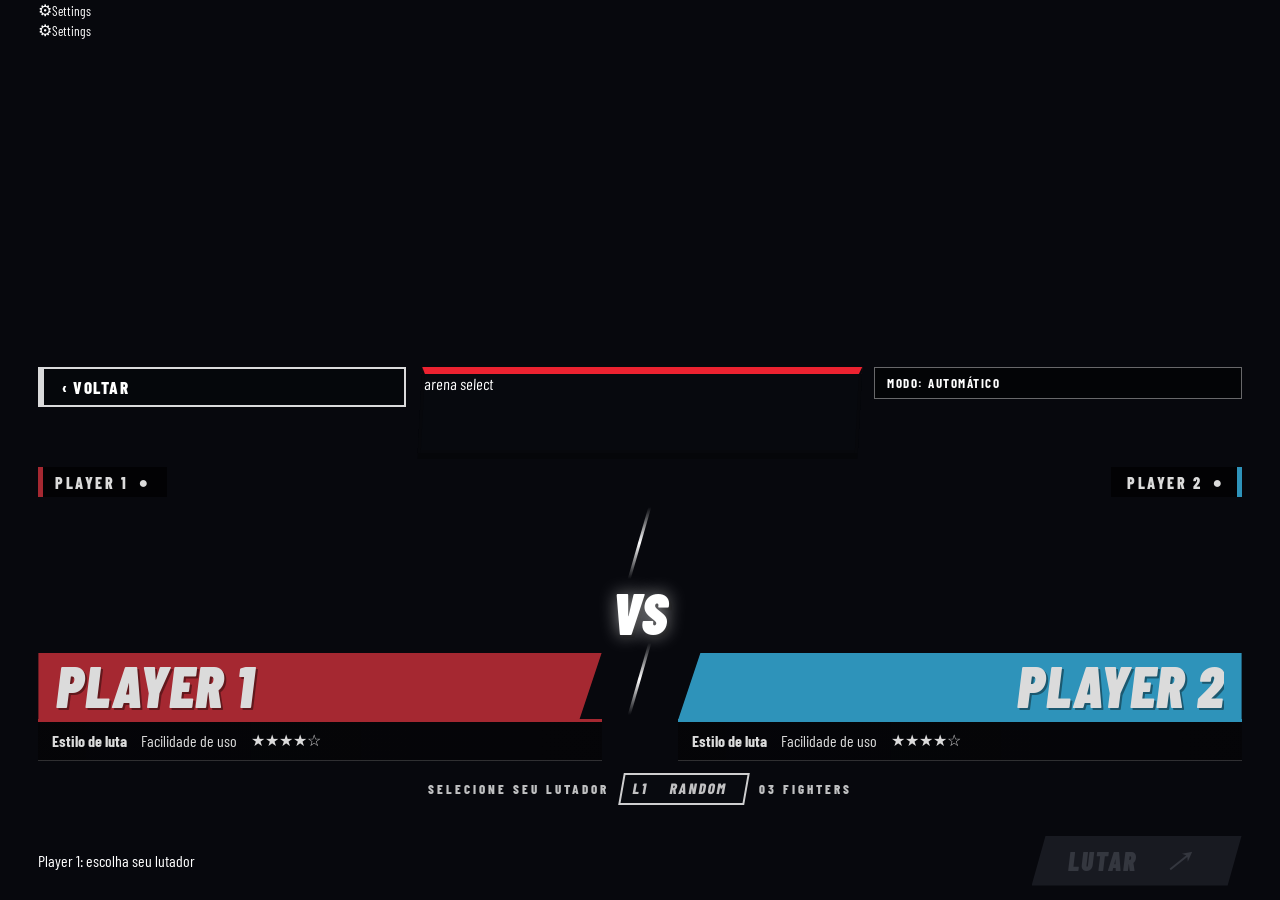
<file: html/aa.html>
<!DOCTYPE html>
<html lang="pt-BR">
<head>
  <meta charset="UTF-8">
  <meta name="viewport" content="width=device-width, initial-scale=1.0">
  <title>Heavenly Arena — Seleção</title>
  <link rel="stylesheet" href="../css/selectCharacter.css">
</head>
<body>
  <main class="select-screen">
    <aside class="edge-settings edge-settings-p1" aria-label="Configurações do jogador 1">
   <span class="gear">⚙</span><small>Settings</small>
    </aside>
    <aside class="edge-settings edge-settings-p2" aria-label="Configurações do jogador 2">
   <span class="gear">⚙</span><small>Settings</small>
    </aside>

    <header class="select-header">
      <button type="button" class="btn btn-back" id="btn-back">‹ Voltar</button>
      <div class="match-info">
        arena select
      </div>
      <span class="mode-badge" id="mode-label"></span>
    </header>

    <section class="select-vs" aria-label="Seleção de lutadores">
      <section class="side side-p1" aria-label="Jogador 1">
        <div class="character-art" id="preview-p1">
          <img class="preview-img" id="preview-img-p1" alt="">
          <div class="art-placeholder" id="placeholder-p1"></div>
        </div>
        <div class="fighter-name fighter-name-p1"><span id="preview-name-p1">PLAYER 1</span></div>
        <div class="fighter-meta"><strong>Estilo de luta</strong><span>Facilidade de uso</span><span class="stars">★★★★☆</span></div>
        <div class="player-label">PLAYER 1 <span>●</span></div>
      </section>

      <div class="versus" aria-label="versus">VS</div>

      <section class="side side-p2" aria-label="Jogador 2">
        <div class="character-art" id="preview-p2">
          <img class="preview-img" id="preview-img-p2" alt="">
          <div class="art-placeholder" id="placeholder-p2"></div>
        </div>
        <div class="fighter-name fighter-name-p2"><span id="preview-name-p2">PLAYER 2</span></div>
        <div class="fighter-meta"><strong>Estilo de luta</strong><span>Facilidade de uso</span><span class="stars">★★★★☆</span></div>
        <div class="player-label">PLAYER 2 <span>●</span></div>
      </section>
    </section>

    <section class="roster-area" aria-label="Lista de personagens">
      <div class="roster-heading"><span>SELECIONE SEU LUTADOR</span><button type="button" id="btn-random" class="random-button">L1　 RANDOM</button><span class="roster-count" id="roster-count">03 FIGHTERS</span></div>
      <div class="roster" id="roster"></div>
    </section>

    <footer class="select-footer">
      <p id="selection-hint">Player 1: escolha seu lutador</p>
      <button type="button" class="btn btn-start" id="btn-start" disabled>LUTAR　↗</button>
    </footer>
  </main>
  <script src="../scripts/selecao.js"></script>
</body>
</html>
</file>
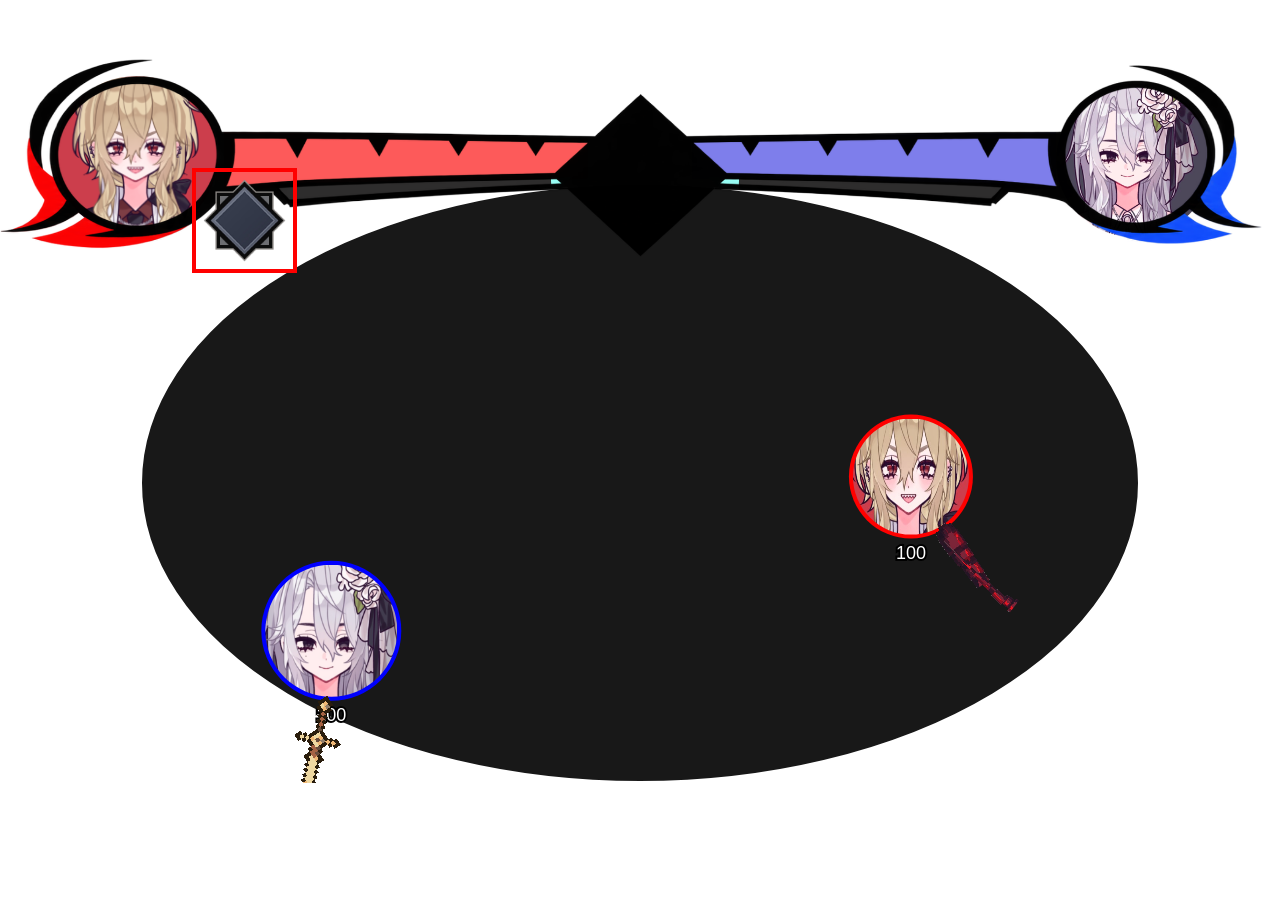
<file: html/game.html>
<!DOCTYPE html>

<html lang="pt-BR">

<head>

    <meta charset="UTF-8">

    <meta
        name="viewport"
        content="width=device-width, initial-scale=1.0"
    >

    <title>Heavenly Arena</title>

    <link
        rel="stylesheet"
        href="../css/ui.css"
    >

</head>


<body>


    <!-- ==================================================
         JOGO
    =================================================== -->

    <div class="game-wrapper">


        <!-- ======================
             CANVAS
        ======================= -->

        <canvas
            class="game"
            id="game"
            width="1000"
            height="600"
        >
        </canvas>



        <!-- ==================================================
             HUD
        =================================================== -->

        <div class="hp-container">


            <!-- ==============================================
                 PLAYER 1
            =============================================== -->


            <!-- PORTRAIT P1 -->

            <div class="portrait portrait-p1">

                <img
                    id="portrait-p1"
                    src="../assets/portrait/stephanny/stephannyFramePortrait.png  "
                    
                >

            </div>



            
            <div class="hp-area hp-area-p1">

                <div
                    class="hp-fill"
                    id="hp-fill-p1">
                </div>

            </div>
            <div class="skill-area skill-area-p1">

                <div
                    class="skill-fill"
                    id="skill-fill-p1">
                </div>

            </div>

     <div class="skill-slot skill-slot-p1" id="skillSlot-p1" data-state="idle">
  <img class="skill-slot-icon" src="../assets/ui/skillslot/skillslot.png" alt="">

  <div class="skill-tooltip">
    <strong>Nome da passiva</strong>
    <p>Descrição aqui.</p>
  </div>
</div>
            <!-- ==============================================
                 PLAYER 2
            =============================================== -->


            <div class="portrait portrait-p2">

                <img
                    id="portrait-p2"
                    src="../assets/portrait/lance/lanceFramePortrait.jpeg"
                    alt="">

            </div>

            <div class="hp-area hp-area-p2">

                <div
                    class="hp-fill"
                    id="hp-fill-p2">
                </div>

            </div>


            <div class="skill-area skill-area-p2">

                <div
                    class="skill-fill"
                    id="skill-fill-p2">
                </div>

            </div>




            <!-- ==============================================
                 MOLDURA
            =============================================== -->

            <img
                class="hp-frame"
                src="../assets/ui/hpbar/hpframe.png"
                alt=""
            >


        </div>


    </div>



    <!-- ==================================================
         DATABASE
    =================================================== -->

    <script src="../scripts/assets.js"></script>

    <script src="../scripts/skill.js"></script>



    <!-- ==================================================
         SUB ARCHETYPE SYSTEM
    =================================================== -->

    <script src="../scripts/subarchetypeSystem.js"></script>

    <script src="../scripts/subarchetypeDB.js"></script>



    <!-- ==================================================
         CHARACTERS
    =================================================== -->

    <script src="../scripts/characters.js"></script>



    <!-- ==================================================
         PLAYERS
    =================================================== -->

    <script src="../scripts/players.js"></script>



    <!-- ==================================================
         SKILLS
    =================================================== -->

    <script src="../scripts/skillFunction.js"></script>

    <script src="../scripts/skillSystem.js"></script>

    <script src="../scripts/skillUpdate.js"></script>

    <script src="../scripts/skillBar.js"></script>



    <!-- ==================================================
         EVENTS / EFFECTS / STATES
    =================================================== -->

    <script src="../scripts/events.js"></script>

    <script src="../scripts/effects.js"></script>

    <script src="../scripts/states.js"></script>



    <!-- ==================================================
         COMBAT
    =================================================== -->

    <script src="../scripts/combat.js"></script>

    <script src="../scripts/colision.js"></script>



    <!-- ==================================================
         ARENA / MOVEMENT
    =================================================== -->

    <script src="../scripts/arena.js"></script>

    <script src="../scripts/movement.js"></script>



    <!-- ==================================================
         WEAPON
    =================================================== -->

    <script src="../scripts/weapon.js"></script>



    <!-- ==================================================
         DRAW
    =================================================== -->

    <script src="../scripts/draw.js"></script>

    <script src="../scripts/weaponDraw.js"></script>

    <script src="../scripts/skillDraw.js"></script>



    <!-- ==================================================
         UI
    =================================================== -->

    <script src="../scripts/ui.js"></script>



    <!-- ==================================================
         CORE
    =================================================== -->

    <script src="../scripts/main.js"></script>


</body>

</html>
</file>
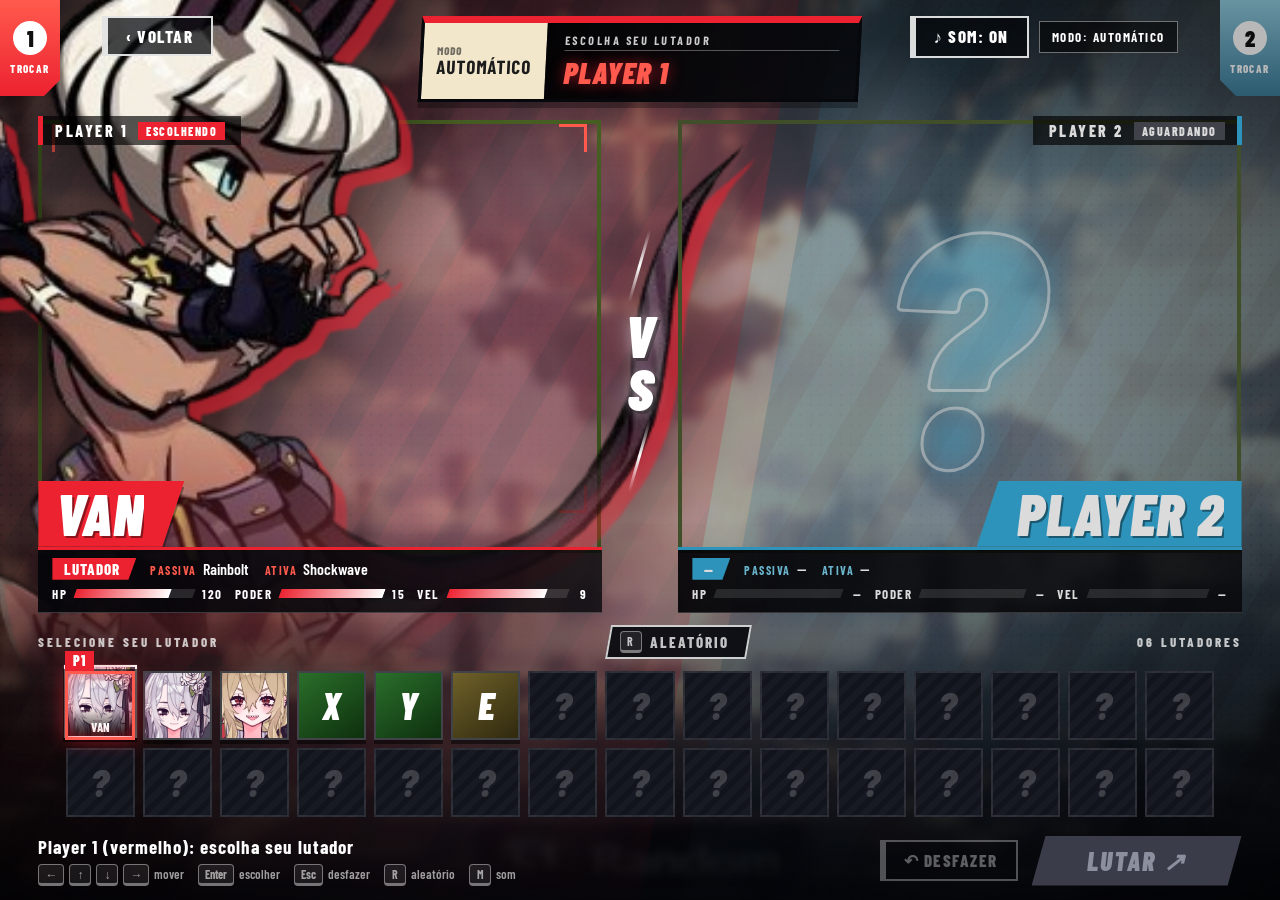
<file: html/selectCharacter.html>
<!DOCTYPE html>
<html lang="pt-BR">
<head>
  <meta charset="UTF-8">
  <meta name="viewport" content="width=device-width, initial-scale=1.0">
  <title>Heavenly Arena — Seleção</title>
  <link rel="stylesheet" href="selectCharacter.css">
</head>
<body>

  <main class="select-screen" id="screen" data-active="1">

    <!-- ======================================================
         FUNDO (só decoração)
    ======================================================= -->
    <div class="bg" aria-hidden="true">
      <div class="bg-photo"></div>
      <div class="bg-panel p1"></div>
      <div class="bg-panel p2"></div>
      <div class="bg-bokeh"><i></i><i></i><i></i><i></i><i></i><i></i></div>
      <div class="bg-sheen"></div>
      <div class="bg-vignette"></div>
    </div>


    <!-- ======================================================
         ABAS DOS CANTOS: trocam quem está escolhendo
    ======================================================= -->
    <button type="button" class="edge-tab edge-tab-p1" id="tab-p1" aria-label="Escolher o lutador do Jogador 1">
      <span class="tab-num">1</span><small>TROCAR</small>
    </button>
    <button type="button" class="edge-tab edge-tab-p2" id="tab-p2" aria-label="Escolher o lutador do Jogador 2">
      <span class="tab-num">2</span><small>TROCAR</small>
    </button>


    <!-- ======================================================
         TOPO
    ======================================================= -->
    <header class="select-header">

      <div class="header-left">
        <button type="button" class="btn btn-back" id="btn-back">‹ Voltar</button>
      </div>

      <div class="match-info">
        <div class="match-stats">
          <span><small>Modo</small><b id="mode-short">—</b></span>
        </div>
        <div class="match-turn">
          <small id="turn-sub">ESCOLHA SEU LUTADOR</small>
          <strong id="turn-label">PLAYER 1</strong>
        </div>
      </div>

      <div class="header-right">
        <button type="button" class="btn btn-sound" id="btn-sound" aria-pressed="true" title="Som (M)">♪ Som: on</button>
        <span class="mode-badge" id="mode-label"></span>
      </div>

    </header>


    <!-- ======================================================
         PLAYER 1  x  PLAYER 2
    ======================================================= -->
    <section class="select-vs" aria-label="Seleção de lutadores">

      <!-- ====================== PLAYER 1 ====================== -->
      <section class="side side-p1" id="side-p1" aria-label="Jogador 1">

        <div class="character-art" id="preview-p1">
          <div class="art-brackets"></div>
          <div class="art-stage" id="stage-p1">
            <div class="art-frame"><img class="preview-img" id="preview-img-p1" alt=""></div>
            <div class="art-placeholder" id="placeholder-p1" hidden></div>
          </div>
        </div>

        <div class="ready-stamp">PRONTO</div>

        <button type="button" class="player-label" id="label-p1" aria-label="Trocar o lutador do Player 1">
          <span>PLAYER 1</span><em id="state-p1">ESCOLHENDO</em>
        </button>

        <div class="name-wrap">
          <div class="fighter-name fighter-name-p1"><span id="preview-name-p1">PLAYER 1</span></div>
        </div>

        <div class="fighter-meta">
          <span class="meta-style" id="style-p1">—</span>
          <div class="meta-skills">
            <span><b>PASSIVA</b><i id="passive-p1">—</i></span>
            <span><b>ATIVA</b><i id="active-p1">—</i></span>
          </div>
          <div class="stats">
            <div class="stat"><span>HP</span><div class="stat-bar"><i id="bar-hp-p1"></i></div><em id="val-hp-p1">—</em></div>
            <div class="stat"><span>PODER</span><div class="stat-bar"><i id="bar-power-p1"></i></div><em id="val-power-p1">—</em></div>
            <div class="stat"><span>VEL</span><div class="stat-bar"><i id="bar-speed-p1"></i></div><em id="val-speed-p1">—</em></div>
          </div>
        </div>

      </section>


      <div class="versus" aria-label="versus"><span>V</span><span>S</span></div>


      <!-- ====================== PLAYER 2 ====================== -->
      <section class="side side-p2" id="side-p2" aria-label="Jogador 2">

        <div class="character-art" id="preview-p2">
          <div class="art-brackets"></div>
          <div class="art-stage" id="stage-p2">
            <div class="art-frame"><img class="preview-img" id="preview-img-p2" alt=""></div>
            <div class="art-placeholder" id="placeholder-p2" hidden></div>
          </div>
        </div>

        <div class="ready-stamp">PRONTO</div>

        <button type="button" class="player-label" id="label-p2" aria-label="Trocar o lutador do Player 2">
          <span>PLAYER 2</span><em id="state-p2">AGUARDANDO</em>
        </button>

        <div class="name-wrap">
          <div class="fighter-name fighter-name-p2"><span id="preview-name-p2">PLAYER 2</span></div>
        </div>

        <div class="fighter-meta">
          <span class="meta-style" id="style-p2">—</span>
          <div class="meta-skills">
            <span><b>PASSIVA</b><i id="passive-p2">—</i></span>
            <span><b>ATIVA</b><i id="active-p2">—</i></span>
          </div>
          <div class="stats">
            <div class="stat"><span>HP</span><div class="stat-bar"><i id="bar-hp-p2"></i></div><em id="val-hp-p2">—</em></div>
            <div class="stat"><span>PODER</span><div class="stat-bar"><i id="bar-power-p2"></i></div><em id="val-power-p2">—</em></div>
            <div class="stat"><span>VEL</span><div class="stat-bar"><i id="bar-speed-p2"></i></div><em id="val-speed-p2">—</em></div>
          </div>
        </div>

      </section>

    </section>


    <!-- ======================================================
         LISTA DE PERSONAGENS
    ======================================================= -->
    <section class="roster-area" aria-label="Lista de personagens">

      <div class="roster-heading">
        <span>SELECIONE SEU LUTADOR</span>
        <button type="button" id="btn-random" class="random-button"><kbd>R</kbd><span>ALEATÓRIO</span></button>
        <span class="roster-count" id="roster-count">00 LUTADORES</span>
      </div>

      <div class="roster" id="roster">
        <div class="roster-cursor" id="roster-cursor" aria-hidden="true"></div>
      </div>

    </section>


    <!-- ======================================================
         RODAPÉ
    ======================================================= -->
    <footer class="select-footer">

      <div class="hint-area">
        <p id="selection-hint" aria-live="polite">Player 1: escolha seu lutador</p>
        <div class="keys" aria-hidden="true">
          <span><kbd>←</kbd><kbd>↑</kbd><kbd>↓</kbd><kbd>→</kbd>mover</span>
          <span><kbd>Enter</kbd>escolher</span>
          <span><kbd>Esc</kbd>desfazer</span>
          <span><kbd>R</kbd>aleatório</span>
          <span><kbd>M</kbd>som</span>
        </div>
      </div>

      <div class="footer-actions">
        <button type="button" class="btn btn-undo" id="btn-undo" disabled>↶ Desfazer</button>
        <div class="start-wrap">
          <button type="button" class="btn-start" id="btn-start" disabled>LUTAR ↗</button>
        </div>
      </div>

    </footer>


    <!-- ======================================================
         TRANSIÇÃO AO INICIAR A LUTA
    ======================================================= -->
    <div class="screen-wipe" aria-hidden="true">
      <span class="wipe wipe-p1"><em id="wipe-name-p1"></em></span>
      <span class="wipe wipe-p2"><em id="wipe-name-p2"></em></span>
      <b>VS</b>
    </div>

  </main>

  <script src="selecao.js"></script>
</body>
</html>
</file>
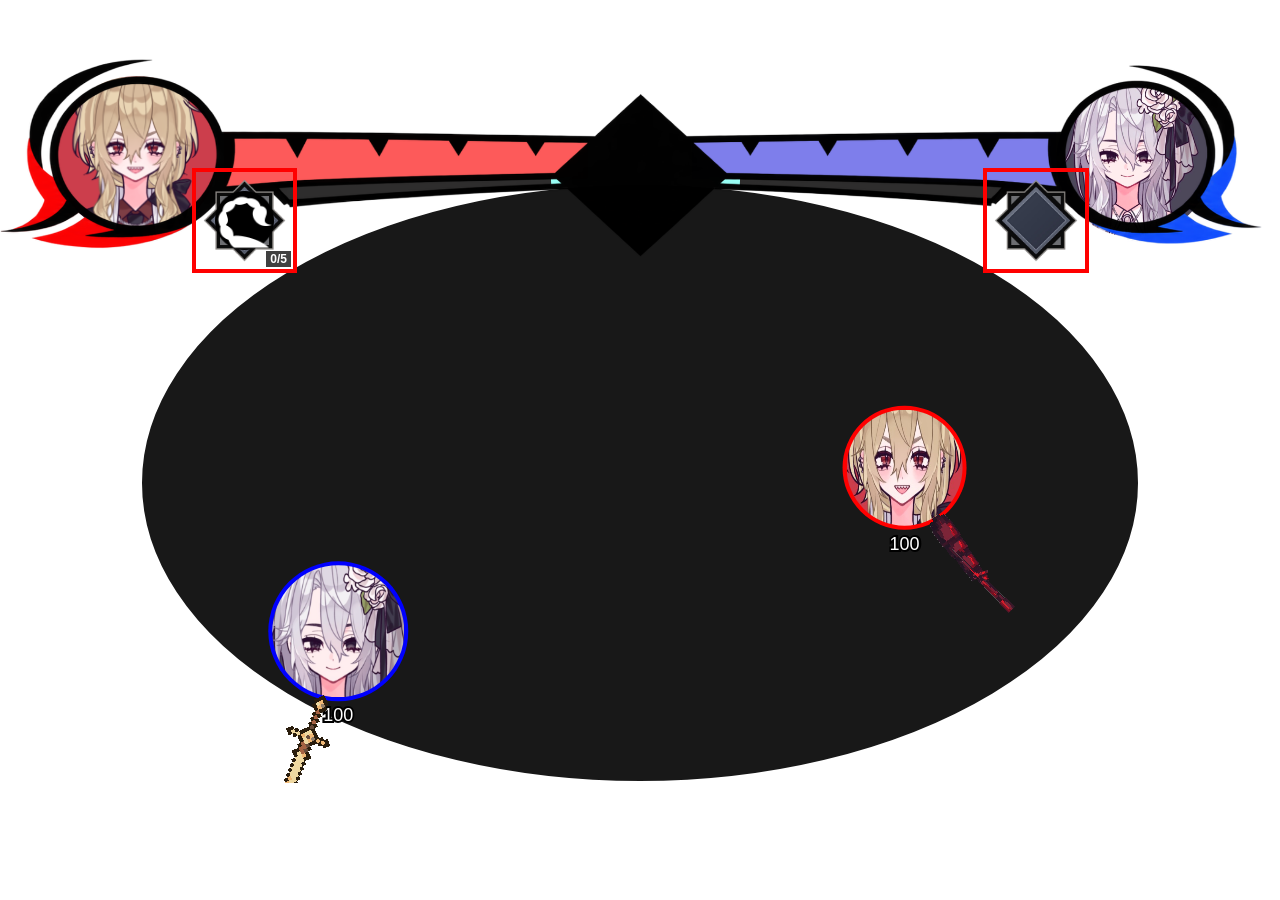
<file: public/html/game.html>
<!DOCTYPE html>

<html lang="pt-BR">

<head>

    <meta charset="UTF-8">

    <meta
        name="viewport"
        content="width=device-width, initial-scale=1.0"
    >

    <title>Heavenly Arena</title>

    <link
        rel="stylesheet"
        href="../css/ui.css"
    >

</head>


<body>


    <!-- ==================================================
         JOGO
    =================================================== -->

    <div class="game-wrapper">


        <!-- ======================
             CANVAS
        ======================= -->

        <canvas
            class="game"
            id="game"
            width="1000"
            height="600"
        >
        </canvas>



        <!-- ==================================================
             HUD
        =================================================== -->

        <div class="hp-container">


            <!-- ==============================================
                 PLAYER 1
            =============================================== -->


            <!-- PORTRAIT P1 -->

            <div class="portrait portrait-p1">

                <img
                    id="portrait-p1"
                    src="../assets/portrait/stephanny/stephannyFramePortrait.png"
                    
                >

            </div>



            
            <div class="hp-area hp-area-p1">

                <div
                    class="hp-fill"
                    id="hp-fill-p1">
                </div>

            </div>
            <div class="skill-area skill-area-p1">

                <div
                    class="skill-fill"
                    id="skill-fill-p1">
                </div>

            </div>

            <!-- SLOT DE PASSIVA: PLAYER 1 -->
<div class="skill-slot skill-slot-p1" id="skillSlot-p1" tabindex="0">
    <img class="skill-slot-bg" src="../assets/ui/skillslot/skillslot.png" alt="">
    <img class="skill-slot-icon" alt="" hidden>
    <span class="skill-slot-progress" hidden></span>

    <div class="skill-tooltip">
        <strong></strong>
        <p></p>
    </div>
</div>


            <!-- ==============================================
                 PLAYER 2
            =============================================== -->


            <div class="portrait portrait-p2">

                <img
                    id="portrait-p2"
                    src="../assets/portrait/lance/lanceFramePortrait.jpeg"
                    alt="">

            </div>

            <div class="hp-area hp-area-p2">

                <div
                    class="hp-fill"
                    id="hp-fill-p2">
                </div>

            </div>


            <div class="skill-area skill-area-p2">

                <div
                    class="skill-fill"
                    id="skill-fill-p2">
                </div>

            </div>
        

            <!-- SLOT DE PASSIVA: PLAYER 2 -->
<div class="skill-slot skill-slot-p2" id="skillSlot-p2" tabindex="0">
       <img class="skill-slot-bg" src="../assets/ui/skillslot/skillslot.png" alt="">
    <img class="skill-slot-icon" alt="" hidden>
    <span class="skill-slot-progress" hidden></span>

    <div class="skill-tooltip">
        <strong></strong>
        <p></p>
    </div>
</div>


            <!-- ==============================================
                 MOLDURA
            =============================================== -->

            <img
                class="hp-frame"
                src="../assets/ui/hpbar/hpframe.png"
                alt=""
            >


        </div>


    </div>



    <!-- ==================================================
         DATABASE
    =================================================== -->

    <script src="../scripts/assets.js"></script>

    <script src="../scripts/skill.js"></script>



    <!-- ==================================================
         SUB ARCHETYPE SYSTEM
    =================================================== -->

    <script src="../scripts/subarchetypeSystem.js"></script>

    <script src="../scripts/subarchetypeDB.js"></script>



    <!-- ==================================================
         CHARACTERS
    =================================================== -->

    <script src="../scripts/characters.js"></script>



    <!-- ==================================================
         PLAYERS
    =================================================== -->

    <script src="../scripts/players.js"></script>



    <!-- ==================================================
         SKILLS
    =================================================== -->

    <script src="../scripts/skillFunction.js"></script>

    <script src="../scripts/skillSystem.js"></script>

    <script src="../scripts/skillUpdate.js"></script>

    <script src="../scripts/skillBar.js"></script>



    <!-- ==================================================
         EVENTS / EFFECTS / STATES
    =================================================== -->

    <script src="../scripts/events.js"></script>

    <script src="../scripts/effects.js"></script>

    <script src="../scripts/states.js"></script>



    <!-- ==================================================
         COMBAT
    =================================================== -->

    <script src="../scripts/combat.js"></script>

    <script src="../scripts/colision.js"></script>



    <!-- ==================================================
         ARENA / MOVEMENT
    =================================================== -->

    <script src="../scripts/arena.js"></script>

    <script src="../scripts/movement.js"></script>



    <!-- ==================================================
         WEAPON
    =================================================== -->

    <script src="../scripts/weapon.js"></script>



    <!-- ==================================================
         DRAW
    =================================================== -->

    <script src="../scripts/draw.js"></script>

    <script src="../scripts/weaponDraw.js"></script>

    <script src="../scripts/skillDraw.js"></script>



    <!-- ==================================================
         UI
    =================================================== -->

    <script src="../scripts/ui.js"></script>



    <!-- ==================================================
         CORE
    =================================================== -->

    <script src="../scripts/main.js"></script>


</body>

</html>
</file>
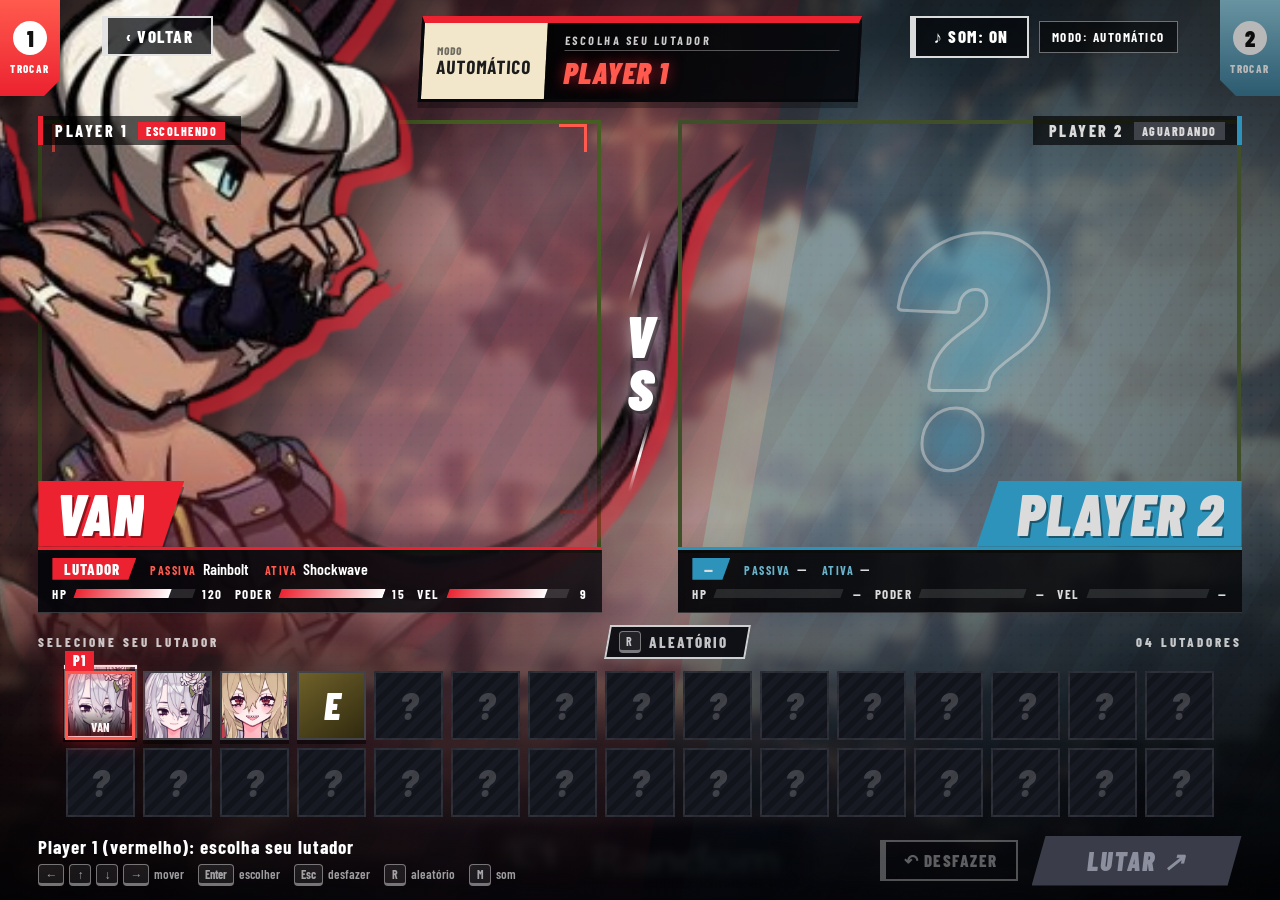
<file: public/html/selectCharacter.html>
<!DOCTYPE html>
<html lang="pt-BR">
<head>
  <meta charset="UTF-8">
  <meta name="viewport" content="width=device-width, initial-scale=1.0">
  <title>Heavenly Arena — Seleção</title>
  <link rel="stylesheet" href="selectCharacter.css">
</head>
<body>

  <main class="select-screen" id="screen" data-active="1">

    <div class="bg" aria-hidden="true">
      <div class="bg-photo"></div>
      <div class="bg-panel p1"></div>
      <div class="bg-panel p2"></div>
      <div class="bg-bokeh"><i></i><i></i><i></i><i></i><i></i><i></i></div>
      <div class="bg-sheen"></div>
      <div class="bg-vignette"></div>
    </div>


    <button type="button" class="edge-tab edge-tab-p1" id="tab-p1" aria-label="Escolher o lutador do Jogador 1">
      <span class="tab-num">1</span><small>TROCAR</small>
    </button>
    <button type="button" class="edge-tab edge-tab-p2" id="tab-p2" aria-label="Escolher o lutador do Jogador 2">
      <span class="tab-num">2</span><small>TROCAR</small>
    </button>


    <!-- ======================================================
         TOPO
    ======================================================= -->
    <header class="select-header">

      <div class="header-left">
        <button type="button" class="btn btn-back" id="btn-back">‹ Voltar</button>
      </div>

      <div class="match-info">
        <div class="match-stats">
          <span><small>Modo</small><b id="mode-short">—</b></span>
        </div>
        <div class="match-turn">
          <small id="turn-sub">ESCOLHA SEU LUTADOR</small>
          <strong id="turn-label">PLAYER 1</strong>
        </div>
      </div>

      <div class="header-right">
        <button type="button" class="btn btn-sound" id="btn-sound" aria-pressed="true" title="Som (M)">♪ Som: on</button>
        <span class="mode-badge" id="mode-label"></span>
      </div>

    </header>


    <!-- ======================================================
         PLAYER 1  x  PLAYER 2
    ======================================================= -->
    <section class="select-vs" aria-label="Seleção de lutadores">

      <!-- ====================== PLAYER 1 ====================== -->
      <section class="side side-p1" id="side-p1" aria-label="Jogador 1">

        <div class="character-art" id="preview-p1">
          <div class="art-brackets"></div>
          <div class="art-stage" id="stage-p1">
            <div class="art-frame"><img class="preview-img" id="preview-img-p1" alt=""></div>
            <div class="art-placeholder" id="placeholder-p1" hidden></div>
          </div>
        </div>

        <div class="ready-stamp">PRONTO</div>

        <button type="button" class="player-label" id="label-p1" aria-label="Trocar o lutador do Player 1">
          <span>PLAYER 1</span><em id="state-p1">ESCOLHENDO</em>
        </button>

        <div class="name-wrap">
          <div class="fighter-name fighter-name-p1"><span id="preview-name-p1">PLAYER 1</span></div>
        </div>

        <div class="fighter-meta">
          <span class="meta-style" id="style-p1">—</span>
          <div class="meta-skills">
            <span><b>PASSIVA</b><i id="passive-p1">—</i></span>
            <span><b>ATIVA</b><i id="active-p1">—</i></span>
          </div>
          <div class="stats">
            <div class="stat"><span>HP</span><div class="stat-bar"><i id="bar-hp-p1"></i></div><em id="val-hp-p1">—</em></div>
            <div class="stat"><span>PODER</span><div class="stat-bar"><i id="bar-power-p1"></i></div><em id="val-power-p1">—</em></div>
            <div class="stat"><span>VEL</span><div class="stat-bar"><i id="bar-speed-p1"></i></div><em id="val-speed-p1">—</em></div>
          </div>
        </div>

      </section>


      <div class="versus" aria-label="versus"><span>V</span><span>S</span></div>


      <!-- ====================== PLAYER 2 ====================== -->
      <section class="side side-p2" id="side-p2" aria-label="Jogador 2">

        <div class="character-art" id="preview-p2">
          <div class="art-brackets"></div>
          <div class="art-stage" id="stage-p2">
            <div class="art-frame"><img class="preview-img" id="preview-img-p2" alt=""></div>
            <div class="art-placeholder" id="placeholder-p2" hidden></div>
          </div>
        </div>

        <div class="ready-stamp">PRONTO</div>

        <button type="button" class="player-label" id="label-p2" aria-label="Trocar o lutador do Player 2">
          <span>PLAYER 2</span><em id="state-p2">AGUARDANDO</em>
        </button>

        <div class="name-wrap">
          <div class="fighter-name fighter-name-p2"><span id="preview-name-p2">PLAYER 2</span></div>
        </div>

        <div class="fighter-meta">
          <span class="meta-style" id="style-p2">—</span>
          <div class="meta-skills">
            <span><b>PASSIVA</b><i id="passive-p2">—</i></span>
            <span><b>ATIVA</b><i id="active-p2">—</i></span>
          </div>
          <div class="stats">
            <div class="stat"><span>HP</span><div class="stat-bar"><i id="bar-hp-p2"></i></div><em id="val-hp-p2">—</em></div>
            <div class="stat"><span>PODER</span><div class="stat-bar"><i id="bar-power-p2"></i></div><em id="val-power-p2">—</em></div>
            <div class="stat"><span>VEL</span><div class="stat-bar"><i id="bar-speed-p2"></i></div><em id="val-speed-p2">—</em></div>
          </div>
        </div>

      </section>

    </section>


    <!-- ======================================================
         LISTA DE PERSONAGENS
    ======================================================= -->
    <section class="roster-area" aria-label="Lista de personagens">

      <div class="roster-heading">
        <span>SELECIONE SEU LUTADOR</span>
        <button type="button" id="btn-random" class="random-button"><kbd>R</kbd><span>ALEATÓRIO</span></button>
        <span class="roster-count" id="roster-count">00 LUTADORES</span>
      </div>

      <div class="roster" id="roster">
        <div class="roster-cursor" id="roster-cursor" aria-hidden="true"></div>
      </div>

    </section>


    <!-- ======================================================
         RODAPÉ
    ======================================================= -->
    <footer class="select-footer">

      <div class="hint-area">
        <p id="selection-hint" aria-live="polite">Player 1: escolha seu lutador</p>
        <div class="keys" aria-hidden="true">
          <span><kbd>←</kbd><kbd>↑</kbd><kbd>↓</kbd><kbd>→</kbd>mover</span>
          <span><kbd>Enter</kbd>escolher</span>
          <span><kbd>Esc</kbd>desfazer</span>
          <span><kbd>R</kbd>aleatório</span>
          <span><kbd>M</kbd>som</span>
        </div>
      </div>

      <div class="footer-actions">
        <button type="button" class="btn btn-undo" id="btn-undo" disabled>↶ Desfazer</button>
        <div class="start-wrap">
          <button type="button" class="btn-start" id="btn-start" disabled>LUTAR ↗</button>
        </div>
      </div>

    </footer>


    <!-- ======================================================
         TRANSIÇÃO AO INICIAR A LUTA
    ======================================================= -->
    <div class="screen-wipe" aria-hidden="true">
      <span class="wipe wipe-p1"><em id="wipe-name-p1"></em></span>
      <span class="wipe wipe-p2"><em id="wipe-name-p2"></em></span>
      <b>VS</b>
    </div>

  </main>

  <script src="selecao.js"></script>
</body>
</html>
</file>
<file: css/selectCharacter.css>
@import url("https://fonts.googleapis.com/css2?family=Barlow+Condensed:ital,wght@0,500;0,600;0,700;0,800;0,900;1,700;1,800;1,900&display=swap");

/* ======================================================
   HEAVENLY ARENA — SELEÇÃO DE PERSONAGENS
====================================================== */

:root {
  --p1: #ec2230;
  --p1-hi: #ff5a4d;
  --p1-dark: #6d0a14;
  --p1-glow: rgba(236, 34, 48, 0.6);

  --p2: #10b4f2;
  --p2-hi: #5fd8ff;
  --p2-dark: #06385c;
  --p2-glow: rgba(16, 180, 242, 0.6);

  --paper: #f2e7cb;
  --font: "Barlow Condensed", "Arial Narrow", Impact, sans-serif;
  --ease: cubic-bezier(0.2, 0.8, 0.2, 1);

  /* tamanho de cada quadrado da lista */
  --tile: clamp(50px, 5.4vw, 86px);
}

/* permite animar a divisão diagonal do fundo */
@property --split {
  syntax: "<percentage>";
  inherits: true;
  initial-value: 50%;
}

* {
  box-sizing: border-box;
}

html,
body {
  margin: 0;
  min-height: 100%;
}

body {
  background: #07080d;
  color: #fff;
  font-family: var(--font);
  -webkit-font-smoothing: antialiased;
  overflow-x: hidden;
}

button {
  font: inherit;
  color: inherit;
}

kbd {
  display: inline-block;
  min-width: 22px;
  margin-right: 5px;
  padding: 0 6px;
  border: 1px solid rgba(255, 255, 255, 0.4);
  border-bottom-width: 3px;
  border-radius: 4px;
  background: rgba(255, 255, 255, 0.08);
  font: 700 12px/18px var(--font);
  text-align: center;
}


/* ======================================================
   TELA
====================================================== */

.select-screen {
  /* mouse (-1 a 1), usado no parallax */
  --mx: 0;
  --my: 0;
  --split: 50%;

  /* cor de quem está escolhendo agora */
  --turn: var(--p1);
  --turn-hi: var(--p1-hi);
  --turn-glow: var(--p1-glow);

  position: relative;
  isolation: isolate;
  overflow: hidden;
  display: grid;
  grid-template-rows: auto minmax(300px, 1fr) auto auto;
  min-height: 100vh;
  min-height: 100dvh;
  padding: 0 clamp(12px, 3vw, 48px) 14px;
  transition: --split 0.7s var(--ease);
}

.select-screen[data-active="1"] {
  --split: 56%;
}

.select-screen[data-active="2"] {
  --split: 44%;
  --turn: var(--p2);
  --turn-hi: var(--p2-hi);
  --turn-glow: var(--p2-glow);
}

.select-screen.leaving {
  pointer-events: none;
}


/* ======================================================
   FUNDO
====================================================== */

.bg {
  position: absolute;
  inset: 0;
  z-index: -1;
  overflow: hidden;
  background:
    radial-gradient(ellipse at 50% 28%, #2b3048 0%, #14161f 55%, #07080d 100%);
}

/* foto da arena (opcional). Se o arquivo não existir, o fundo
   em gradiente continua funcionando. */
.bg-photo {
  position: absolute;
  inset: -4%;
  background: url("../assets/arena-background.jpg") center / cover no-repeat;
  filter: blur(3px) saturate(1.05) brightness(0.85);
  transform: translate3d(calc(var(--mx) * -8px), calc(var(--my) * -6px), 0);
}

.bg-panel {
  position: absolute;
  inset: 0 -24px;
  /* transparência dos painéis vermelho/azul: menor = foto mais visível */
  opacity: 0.25;
  transition: filter 0.5s;
  transform: translate3d(calc(var(--mx) * -10px), 0, 0);
}

.bg-panel.p1 {
  background: linear-gradient(100deg, var(--p1-hi) 0%, var(--p1) 38%, var(--p1-dark) 100%);
  clip-path: polygon(0 0, calc(var(--split) + 6%) 0, calc(var(--split) - 6%) 100%, 0 100%);
}

.bg-panel.p2 {
  background: linear-gradient(260deg, var(--p2-hi) 0%, var(--p2) 38%, var(--p2-dark) 100%);
  clip-path: polygon(calc(var(--split) + 9%) 0, 100% 0, 100% 100%, calc(var(--split) - 3%) 100%);
}

/* pontos (meio-tom) + listras */
.bg-panel::before,
.bg-panel::after {
  content: "";
  position: absolute;
  inset: 0;
}

.bg-panel::before {
  background: radial-gradient(rgba(0, 0, 0, 0.3) 1.3px, transparent 1.8px) 0 0 / 10px 10px;
  -webkit-mask-image: linear-gradient(90deg, #000, transparent 75%);
  mask-image: linear-gradient(90deg, #000, transparent 75%);
}

.bg-panel.p2::before {
  -webkit-mask-image: linear-gradient(270deg, #000, transparent 75%);
  mask-image: linear-gradient(270deg, #000, transparent 75%);
}

.bg-panel::after {
  background: repeating-linear-gradient(
    120deg,
    rgba(0, 0, 0, 0.2) 0 26px,
    transparent 26px 74px
  );
}

/* o lado que não está escolhendo escurece um pouco */
.select-screen[data-active="1"] .bg-panel.p2,
.select-screen[data-active="2"] .bg-panel.p1 {
  filter: brightness(0.68) saturate(0.7);
}

.bg-bokeh {
  position: absolute;
  inset: 0;
  transform: translate3d(calc(var(--mx) * 22px), calc(var(--my) * 14px), 0);
}

.bg-bokeh i {
  position: absolute;
  border-radius: 50%;
  background: radial-gradient(circle, rgba(255, 255, 255, 0.38), rgba(255, 255, 255, 0) 70%);
  filter: blur(6px);
  opacity: 0.45;
  animation: drift 14s ease-in-out infinite alternate;
}

.bg-bokeh i:nth-child(1) { width: 240px; height: 240px; left: 32%; top: 6%; animation-duration: 16s; }
.bg-bokeh i:nth-child(2) { width: 140px; height: 140px; left: 52%; top: 22%; animation-duration: 11s; }
.bg-bokeh i:nth-child(3) { width: 300px; height: 300px; left: 42%; top: 40%; animation-duration: 19s; opacity: 0.3; }
.bg-bokeh i:nth-child(4) { width: 90px; height: 90px; left: 24%; top: 30%; animation-duration: 9s; }
.bg-bokeh i:nth-child(5) { width: 180px; height: 180px; left: 62%; top: 4%; animation-duration: 13s; }
.bg-bokeh i:nth-child(6) { width: 120px; height: 120px; left: 46%; top: 62%; animation-duration: 10s; }

.bg-sheen {
  position: absolute;
  inset: -20% -50%;
  background: linear-gradient(105deg, transparent 42%, rgba(255, 255, 255, 0.07) 50%, transparent 58%);
  mix-blend-mode: screen;
  animation: sheen 7s linear infinite;
}

.bg-vignette {
  position: absolute;
  inset: 0;
  background:
    radial-gradient(ellipse at 50% 45%, transparent 40%, rgba(0, 0, 0, 0.65) 100%),
    linear-gradient(180deg, rgba(0, 0, 0, 0.35), transparent 25%, transparent 58%, rgba(5, 6, 12, 0.92));
}


/* ======================================================
   BOTÕES
====================================================== */

.btn {
  display: inline-flex;
  align-items: center;
  gap: 8px;
  padding: 8px 18px;
  border: 2px solid rgba(255, 255, 255, 0.85);
  border-left-width: 6px;
  background: rgba(5, 7, 12, 0.74);
  font-weight: 800;
  font-size: 17px;
  letter-spacing: 1.5px;
  text-transform: uppercase;
  white-space: nowrap;
  cursor: pointer;
  transition: background 0.16s, color 0.16s, transform 0.16s var(--ease), opacity 0.16s;
}

.btn:hover:not(:disabled),
.btn:focus-visible {
  background: #fff;
  color: #111;
  outline: none;
  transform: translateY(-2px);
}

.btn:disabled {
  opacity: 0.35;
  cursor: not-allowed;
}


/* ======================================================
   ABAS DOS CANTOS
====================================================== */

.edge-tab {
  position: absolute;
  top: 0;
  z-index: 6;
  width: 60px;
  height: 96px;
  padding: 0;
  border: 0;
  display: flex;
  flex-direction: column;
  align-items: center;
  justify-content: center;
  gap: 7px;
  font-weight: 800;
  cursor: pointer;
  transition: filter 0.2s;
}

.edge-tab-p1 {
  left: 0;
  background: linear-gradient(180deg, var(--p1-hi), var(--p1));
  clip-path: polygon(0 0, 100% 0, 100% calc(100% - 16px), calc(100% - 16px) 100%, 0 100%);
}

.edge-tab-p2 {
  right: 0;
  background: linear-gradient(180deg, var(--p2-hi), #0889c4);
  clip-path: polygon(0 0, 100% 0, 100% 100%, 16px 100%, 0 calc(100% - 16px));
}

.edge-tab:not(.is-on) {
  filter: saturate(0.5) brightness(0.72);
}

.edge-tab:hover,
.edge-tab:focus-visible {
  filter: brightness(1.15);
  outline: none;
}

.tab-num {
  display: grid;
  place-items: center;
  width: 34px;
  height: 34px;
  border-radius: 50%;
  background: #fff;
  color: #111;
  font-size: 22px;
  font-weight: 900;
}

.edge-tab small {
  font-size: 11px;
  letter-spacing: 1.4px;
}


/* ======================================================
   TOPO
====================================================== */

.select-header {
  position: relative;
  z-index: 5;
  display: grid;
  grid-template-columns: 1fr minmax(260px, 440px) 1fr;
  align-items: start;
  gap: 14px;
  min-height: 104px;
  padding-top: 16px;
  animation: dropIn 0.6s var(--ease) both;
}

.header-left {
  justify-self: start;
  margin-left: 64px;
}

.header-right {
  justify-self: end;
  display: flex;
  align-items: center;
  gap: 10px;
  margin-right: 64px;
}

.mode-badge {
  padding: 7px 12px;
  border: 1px solid rgba(255, 255, 255, 0.4);
  background: rgba(0, 0, 0, 0.55);
  font-size: 13px;
  font-weight: 700;
  letter-spacing: 1.5px;
  text-transform: uppercase;
  white-space: nowrap;
}

.match-info {
  display: grid;
  grid-template-columns: auto 1fr;
  min-height: 86px;
  overflow: hidden;
  border: 3px solid #07080c;
  border-top: 7px solid var(--turn);
  background: rgba(8, 10, 15, 0.86);
  box-shadow: 0 6px 0 rgba(0, 0, 0, 0.3);
  transform: skewX(-3deg);
  transition: border-color 0.3s;
}

.match-stats {
  display: flex;
  align-items: center;
  min-width: 100px;
  padding: 6px 14px;
  background: var(--paper);
  color: #1b1b1b;
  font-weight: 800;
  letter-spacing: 1px;
  text-transform: uppercase;
  line-height: 1.1;
}

.match-stats small {
  display: block;
  font-size: 11px;
  opacity: 0.6;
}

.match-stats b {
  font-size: 19px;
}

.match-turn {
  display: flex;
  flex-direction: column;
  justify-content: center;
  padding: 8px 18px;
  background: linear-gradient(90deg, rgba(0, 0, 0, 0.72), rgba(0, 0, 0, 0.2));
}

.match-turn small {
  margin-bottom: 3px;
  padding-bottom: 3px;
  border-bottom: 1px solid rgba(255, 255, 255, 0.4);
  overflow: hidden;
  font-size: 12px;
  font-weight: 700;
  letter-spacing: 2.5px;
  text-overflow: ellipsis;
  white-space: nowrap;
  opacity: 0.8;
}

.match-turn strong {
  color: var(--turn-hi);
  font-size: clamp(22px, 2.4vw, 30px);
  font-weight: 900;
  white-space: nowrap;
  font-style: italic;
  letter-spacing: 1px;
  text-shadow: 0 0 14px var(--turn-glow);
}

.match-turn strong.swap {
  animation: nameIn 0.35s var(--ease);
}


/* ======================================================
   PLAYER 1  x  PLAYER 2
====================================================== */

.select-vs {
  position: relative;
  z-index: 2;
  display: grid;
  grid-template-columns: minmax(0, 1fr) clamp(46px, 6vw, 90px) minmax(0, 1fr);
  align-items: stretch;
  min-height: 300px;
  margin-top: 6px;
}

.side {
  --accent: var(--p1);
  --accent-hi: var(--p1-hi);
  --glow: var(--p1-glow);

  position: relative;
  display: flex;
  flex-direction: column;
  justify-content: flex-end;
  min-width: 0;
  transition: filter 0.35s;
}

.side-p1 {
  animation: slideL 0.7s var(--ease) both;
}

.side-p2 {
  --accent: var(--p2);
  --accent-hi: var(--p2-hi);
  --glow: var(--p2-glow);
  animation: slideR 0.7s var(--ease) both;
}

.side:not(.is-active) {
  filter: saturate(0.72) brightness(0.86);
}

/* clarão quando o lutador é confirmado */
.side::before {
  content: "";
  position: absolute;
  inset: 0;
  z-index: 3;
  pointer-events: none;
  background: radial-gradient(ellipse at 50% 40%, rgba(255, 255, 255, 0.95), rgba(255, 255, 255, 0) 70%);
  opacity: 0;
}

.side.just-locked::before {
  animation: flash 0.5s ease-out;
}

.side.just-locked .character-art {
  animation: lockShake 0.4s;
}


/* ----------------------
   ARTE
---------------------- */

.character-art {
  position: absolute;
  inset: 0;
  pointer-events: none;
  transform: translate3d(calc(var(--mx) * -16px), calc(var(--my) * -10px), 0);
  will-change: transform;
}

.art-stage {
  position: absolute;
  inset: 10px 0 96px;
  display: flex;
  align-items: flex-end;
  justify-content: center;
}

.side-p1 .art-stage.anim-in {
  animation: artInL 0.45s var(--ease);
}

.side-p2 .art-stage.anim-in {
  animation: artInR 0.45s var(--ease);
}

.art-frame {
  display: flex;
  align-items: flex-end;
  justify-content: center;
  height: 100%;
  max-width: 100%;
  filter: drop-shadow(8px 8px 0 var(--glow)) drop-shadow(0 22px 28px rgba(0, 0, 0, 0.65));
  animation: float 4.5s ease-in-out infinite;
}

.preview-img {
  display: block;
  height: 100%;
  width: auto;
  max-width: 100%;
  object-fit: contain;
  object-position: center bottom;
  opacity: 0;
  -webkit-mask-image: linear-gradient(180deg, #000 70%, transparent 100%);
  mask-image: linear-gradient(180deg, #000 70%, transparent 100%);
  transition: opacity 0.2s;
}

.character-art.has-image .preview-img {
  opacity: 1;
}

/* o P2 olha para o P1 */
.side-p2 .preview-img {
  transform: scaleX(-1);
}

/* personagem sem imagem: letra grande vazada */
.art-placeholder {
  position: absolute;
  inset: 0;
  display: grid;
  place-items: center;
  font-size: clamp(140px, 26vw, 360px);
  font-weight: 900;
  font-style: italic;
  line-height: 1;
  color: rgba(255, 255, 255, 0.07);
  -webkit-text-stroke: 3px rgba(255, 255, 255, 0.6);
  text-shadow: 0 0 30px var(--glow);
  opacity: 0.8;
}

.art-placeholder[hidden] {
  display: none;
}

/* cantos que piscam no lado que está escolhendo */
.art-brackets {
  --b: var(--accent-hi);

  position: absolute;
  inset: 14px 14px 100px;
  opacity: 0;
  transition: opacity 0.25s;
  background:
    linear-gradient(var(--b), var(--b)) top left / 28px 3px no-repeat,
    linear-gradient(var(--b), var(--b)) top left / 3px 28px no-repeat,
    linear-gradient(var(--b), var(--b)) top right / 28px 3px no-repeat,
    linear-gradient(var(--b), var(--b)) top right / 3px 28px no-repeat,
    linear-gradient(var(--b), var(--b)) bottom left / 28px 3px no-repeat,
    linear-gradient(var(--b), var(--b)) bottom left / 3px 28px no-repeat,
    linear-gradient(var(--b), var(--b)) bottom right / 28px 3px no-repeat,
    linear-gradient(var(--b), var(--b)) bottom right / 3px 28px no-repeat;
}

.side.is-active .art-brackets {
  opacity: 1;
  animation: bracketPulse 1.2s ease-in-out infinite;
}

.ready-stamp {
  position: absolute;
  z-index: 4;
  left: 50%;
  top: 22%;
  padding: 2px 26px 4px;
  border: 4px solid var(--accent-hi);
  background: rgba(0, 0, 0, 0.55);
  color: var(--accent-hi);
  font-size: clamp(18px, 3.6vw, 54px);
  font-weight: 900;
  font-style: italic;
  letter-spacing: 5px;
  text-shadow: 0 0 16px var(--glow);
  box-shadow: 0 0 22px var(--glow);
  transform: translate(-50%, 0) rotate(-7deg) scale(0.4);
  opacity: 0;
  pointer-events: none;
}

.side.is-locked .ready-stamp {
  animation: stamp 0.38s var(--ease) forwards;
}


/* ----------------------
   RÓTULO DO JOGADOR
---------------------- */

.player-label {
  position: absolute;
  z-index: 5;
  top: 6px;
  left: 0;
  display: flex;
  align-items: center;
  gap: 10px;
  padding: 5px 16px 5px 12px;
  border: 0;
  border-left: 5px solid var(--accent);
  background: rgba(0, 0, 0, 0.66);
  font-size: 16px;
  font-weight: 800;
  letter-spacing: 2.5px;
  cursor: pointer;
  transition: background 0.2s;
}

.player-label:hover,
.player-label:focus-visible {
  background: rgba(0, 0, 0, 0.9);
  outline: none;
}

.player-label em {
  padding: 2px 8px;
  background: var(--accent);
  font-size: 12px;
  font-style: normal;
  letter-spacing: 1.5px;
}

.side-p2 .player-label {
  left: auto;
  right: 0;
  padding: 5px 12px 5px 16px;
  border-left: 0;
  border-right: 5px solid var(--accent);
}

.side.is-locked .player-label em {
  background: #fff;
  color: #111;
}

.side:not(.is-locked):not(.is-active) .player-label em {
  background: #4a4d5a;
}


/* ----------------------
   PLACA DE NOME
---------------------- */

.name-wrap {
  position: relative;
  z-index: 2;
  align-self: flex-start;
  max-width: 100%;
  filter: drop-shadow(0 6px 0 rgba(0, 0, 0, 0.35));
}

.fighter-name {
  padding: 4px 40px 6px 18px;
  background: var(--accent);
  color: #fff;
  font-size: clamp(30px, 4.6vw, 68px);
  font-weight: 900;
  font-style: italic;
  line-height: 0.95;
  letter-spacing: 1px;
  text-transform: uppercase;
  text-shadow: 2px 2px rgba(0, 0, 0, 0.4);
  white-space: nowrap;
  overflow: hidden;
  text-overflow: ellipsis;
  clip-path: polygon(0 0, 100% 0, calc(100% - 22px) 100%, 0 100%);
}

.fighter-name span {
  display: block;
  overflow: hidden;
  text-overflow: ellipsis;
}

.fighter-name span.swap {
  animation: nameIn 0.32s var(--ease);
}

.side-p2 .name-wrap {
  align-self: flex-end;
}

.fighter-name-p2 {
  padding: 4px 18px 6px 40px;
  text-align: right;
  clip-path: polygon(22px 0, 100% 0, 100% 100%, 0 100%);
}

.side-p2 .fighter-name span.swap {
  animation-name: nameInR;
}


/* ----------------------
   FICHA (estilo, skills, status)
---------------------- */

.fighter-meta {
  position: relative;
  z-index: 2;
  display: flex;
  flex-wrap: wrap;
  align-items: center;
  gap: 6px 14px;
  padding: 8px 14px 10px;
  border-top: 3px solid var(--accent);
  border-bottom: 1px solid rgba(255, 255, 255, 0.2);
  background: linear-gradient(90deg, rgba(5, 6, 10, 0.94), rgba(5, 6, 10, 0.78));
}

.meta-style {
  padding: 2px 16px 2px 12px;
  background: var(--accent);
  font-size: 15px;
  font-weight: 800;
  letter-spacing: 1px;
  text-transform: uppercase;
  clip-path: polygon(0 0, 100% 0, calc(100% - 8px) 100%, 0 100%);
}

.meta-skills {
  display: flex;
  flex-wrap: wrap;
  gap: 4px 16px;
  font-size: 16px;
}

.meta-skills b {
  margin-right: 6px;
  color: var(--accent-hi);
  font-size: 12px;
  letter-spacing: 1.5px;
}

.meta-skills i {
  font-style: normal;
  font-weight: 600;
}

.stats {
  display: grid;
  grid-template-columns: repeat(3, minmax(0, 1fr));
  gap: 12px;
  flex-basis: 100%;
}

.stat {
  display: grid;
  grid-template-columns: auto minmax(0, 1fr) auto;
  align-items: center;
  gap: 8px;
  font-size: 13px;
  font-weight: 700;
  letter-spacing: 1.5px;
}

.stat em {
  min-width: 2ch;
  font-style: normal;
  text-align: right;
}

.stat-bar {
  position: relative;
  height: 9px;
  overflow: hidden;
  background: rgba(255, 255, 255, 0.13);
  transform: skewX(-20deg);
}

.stat-bar i {
  position: absolute;
  inset: 0 auto 0 0;
  width: calc(var(--v, 0) * 100%);
  background: linear-gradient(90deg, var(--accent), #fff);
  transition: width 0.45s var(--ease);
}


/* ----------------------
   VS
---------------------- */

.versus {
  align-self: center;
  justify-self: center;
  z-index: 4;
  display: flex;
  flex-direction: column;
  align-items: center;
  font-size: clamp(34px, 4.6vw, 66px);
  font-weight: 900;
  font-style: italic;
  line-height: 0.9;
  text-shadow: 0 0 18px rgba(255, 255, 255, 0.55), 3px 3px 0 rgba(0, 0, 0, 0.5);
}

.versus::before,
.versus::after {
  content: "";
  width: 3px;
  height: clamp(30px, 8vh, 80px);
  margin: 6px 0;
  background: linear-gradient(transparent, #fff, transparent);
  transform: skewX(-16deg);
}

.select-screen.is-ready .versus {
  animation: vsPulse 1.2s ease-in-out infinite;
}


/* ======================================================
   LISTA DE PERSONAGENS
====================================================== */

.roster-area {
  position: relative;
  z-index: 5;
  justify-self: center;
  width: fit-content;
  max-width: 100%;
  margin-top: 12px;
  animation: riseUp 0.6s 0.15s var(--ease) both;
}

.roster-heading {
  display: flex;
  align-items: center;
  justify-content: space-between;
  gap: 12px;
  margin-bottom: 8px;
  color: rgba(255, 255, 255, 0.75);
  font-size: 13px;
  font-weight: 800;
  letter-spacing: 3px;
}

.roster-count {
  white-space: nowrap;
}

.random-button {
  display: inline-flex;
  align-items: center;
  gap: 8px;
  padding: 4px 18px 4px 10px;
  border: 2px solid rgba(255, 255, 255, 0.8);
  background: rgba(8, 10, 16, 0.92);
  font-size: 15px;
  font-weight: 800;
  letter-spacing: 2px;
  cursor: pointer;
  transform: skewX(-10deg);
  transition: background 0.15s, color 0.15s;
}

.random-button > * {
  display: inline-block;
  transform: skewX(10deg);
}

.random-button kbd {
  margin: 0;
}

.random-button:hover,
.random-button:focus-visible,
.random-button.is-rolling {
  background: #fff;
  color: #111;
  outline: none;
}

.random-button:hover kbd,
.random-button.is-rolling kbd {
  color: #fff;
  background: #111;
}

.roster {
  position: relative;
  display: flex;
  flex-wrap: wrap;
  justify-content: center;
  gap: 8px;
  padding: 4px 2px 6px;
}

.slot {
  position: relative;
  flex: 0 0 auto;
  width: var(--tile);
  height: var(--tile);
  padding: 0;
  overflow: hidden;
  border: 2px solid rgba(255, 255, 255, 0.2);
  background: #12141c;
  box-shadow: 0 4px 0 rgba(0, 0, 0, 0.5);
  cursor: pointer;
  transition: transform 0.15s var(--ease), border-color 0.15s, filter 0.2s;
}

.slot:hover:not(:disabled),
.slot.is-cursor {
  z-index: 2;
  transform: translateY(-4px) scale(1.06);
  border-color: #fff;
}

.slot:focus-visible {
  outline: 2px solid #fff;
  outline-offset: 3px;
}

.slot img {
  position: absolute;
  inset: 0;
  width: 100%;
  height: 100%;
  object-fit: cover;
  object-position: 50% 20%;
}

.slot-letter {
  position: absolute;
  inset: 0;
  display: grid;
  place-items: center;
  background: linear-gradient(145deg, hsl(var(--hue, 220) 45% 30%), hsl(var(--hue, 220) 55% 12%));
  font-size: calc(var(--tile) * 0.55);
  font-weight: 900;
  font-style: italic;
}

.slot-name {
  position: absolute;
  left: 0;
  right: 0;
  bottom: 0;
  padding: 10px 2px 2px;
  overflow: hidden;
  background: linear-gradient(transparent, rgba(0, 0, 0, 0.9));
  font-size: clamp(10px, calc(var(--tile) * 0.17), 13px);
  font-weight: 800;
  letter-spacing: 0.3px;
  text-align: center;
  text-overflow: ellipsis;
  text-transform: uppercase;
  white-space: nowrap;
  transform: translateY(100%);
  transition: transform 0.15s var(--ease);
}

.slot:hover .slot-name,
.slot.is-cursor .slot-name {
  transform: none;
}

/* quem escolheu este lutador */
.pick {
  position: absolute;
  z-index: 2;
  top: 0;
  display: none;
  width: 22px;
  height: 20px;
  color: #fff;
  font-size: 14px;
  font-weight: 900;
  line-height: 20px;
  text-align: center;
}

.pick-1 {
  left: 0;
  background: var(--p1);
}

.pick-2 {
  right: 0;
  background: var(--p2);
}

.slot.pick-p1 .pick-1,
.slot.pick-p2 .pick-2 {
  display: block;
}

.slot.pick-p1 {
  border-color: var(--p1);
}

.slot.pick-p2 {
  border-color: var(--p2);
}

.slot.pick-p1.pick-p2 {
  border-image: linear-gradient(90deg, var(--p1), var(--p2)) 1;
}

/* espaço ainda sem personagem */
.slot.is-empty {
  border-color: rgba(255, 255, 255, 0.1);
  background: repeating-linear-gradient(135deg, #171923 0 6px, #12141c 6px 12px);
  box-shadow: none;
  cursor: default;
}

.slot.is-empty .slot-letter {
  background: none;
  color: rgba(255, 255, 255, 0.18);
}

/* cursor que desliza entre os quadrados */
.roster-cursor {
  position: absolute;
  left: 0;
  top: 0;
  z-index: 3;
  width: var(--tile);
  height: var(--tile);
  border: 3px solid var(--turn-hi);
  box-shadow:
    0 0 0 2px rgba(0, 0, 0, 0.6),
    0 0 18px var(--turn-glow),
    inset 0 0 14px var(--turn-glow);
  opacity: 0;
  pointer-events: none;
  transition: transform 0.14s var(--ease), border-color 0.25s, opacity 0.2s;
  animation: cursorPulse 1s ease-in-out infinite;
}

.roster-cursor::before {
  content: attr(data-player);
  position: absolute;
  left: -3px;
  top: -23px;
  padding: 0 8px;
  background: var(--turn);
  font-size: 14px;
  font-weight: 900;
  line-height: 20px;
  letter-spacing: 1px;
}


/* ======================================================
   RODAPÉ
====================================================== */

.select-footer {
  position: relative;
  z-index: 5;
  display: flex;
  align-items: center;
  justify-content: space-between;
  gap: 16px;
  padding-top: 12px;
}

.hint-area {
  display: flex;
  flex-direction: column;
  gap: 6px;
  min-width: 0;
}

.hint-area p {
  margin: 0;
  font-size: 19px;
  font-weight: 700;
  letter-spacing: 1px;
}

.keys {
  display: flex;
  flex-wrap: wrap;
  gap: 4px 14px;
  color: rgba(255, 255, 255, 0.6);
  font-size: 13px;
  font-weight: 600;
}

.footer-actions {
  display: flex;
  align-items: center;
  gap: 14px;
}

.start-wrap {
  filter: drop-shadow(0 0 0 transparent);
}

.select-screen.is-ready .start-wrap {
  animation: startGlow 1.3s ease-in-out infinite;
}

.btn-start {
  position: relative;
  min-width: 210px;
  padding: 12px 36px;
  overflow: hidden;
  border: 0;
  background: #fff;
  color: #10121b;
  font-size: 26px;
  font-weight: 900;
  font-style: italic;
  line-height: 1;
  letter-spacing: 2px;
  cursor: pointer;
  clip-path: polygon(14px 0, 100% 0, calc(100% - 14px) 100%, 0 100%);
  transition: background 0.2s, color 0.2s, transform 0.15s var(--ease);
}

.btn-start::after {
  content: "";
  position: absolute;
  inset: 0;
  background: linear-gradient(105deg, transparent 40%, rgba(255, 255, 255, 0.85) 50%, transparent 60%);
  transform: translateX(-120%);
}

.btn-start:not(:disabled)::after {
  animation: shine 2.2s ease-in-out infinite;
}

.btn-start:hover:not(:disabled),
.btn-start:focus-visible {
  background: linear-gradient(90deg, var(--p1), var(--p2));
  color: #fff;
  outline: none;
  transform: scale(1.05);
}

.btn-start:disabled {
  background: #3a3d49;
  color: #8b8f9e;
  cursor: not-allowed;
}


/* ======================================================
   TRANSIÇÃO AO INICIAR
====================================================== */

.screen-wipe {
  position: fixed;
  inset: 0;
  z-index: 60;
  overflow: hidden;
  pointer-events: none;
  visibility: hidden;
}

.leaving .screen-wipe {
  visibility: visible;
}

.wipe {
  position: absolute;
  top: -4%;
  bottom: -4%;
  width: 62%;
}

.wipe-p1 {
  left: 0;
  background: linear-gradient(100deg, var(--p1-hi), var(--p1) 40%, var(--p1-dark));
  clip-path: polygon(0 0, 100% 0, 84% 100%, 0 100%);
  transform: translateX(-105%);
}

.wipe-p2 {
  right: 0;
  background: linear-gradient(260deg, var(--p2-hi), var(--p2) 40%, var(--p2-dark));
  clip-path: polygon(16% 0, 100% 0, 100% 100%, 0 100%);
  transform: translateX(105%);
}

.leaving .wipe {
  animation: wipeIn 0.5s var(--ease) forwards;
}

.wipe em {
  position: absolute;
  bottom: 14%;
  max-width: 70%;
  overflow: hidden;
  font-size: clamp(32px, 7vw, 100px);
  font-weight: 900;
  font-style: italic;
  line-height: 1;
  text-overflow: ellipsis;
  text-shadow: 4px 4px 0 rgba(0, 0, 0, 0.35);
  text-transform: uppercase;
  white-space: nowrap;
  opacity: 0;
}

.wipe-p1 em {
  left: 6%;
}

.wipe-p2 em {
  right: 6%;
}

.leaving .wipe em {
  animation: fadeIn 0.3s 0.3s forwards;
}

.screen-wipe b {
  position: absolute;
  left: 50%;
  top: 50%;
  font-size: clamp(90px, 18vw, 220px);
  font-weight: 900;
  font-style: italic;
  text-shadow: 0 0 40px rgba(255, 255, 255, 0.8), 6px 6px 0 rgba(0, 0, 0, 0.5);
  transform: translate(-50%, -50%) scale(0.3);
  opacity: 0;
}

.leaving .screen-wipe b {
  animation: vsPop 0.45s 0.25s var(--ease) forwards;
}


/* ======================================================
   ANIMAÇÕES
====================================================== */

@keyframes drift {
  from { transform: translate(0, 0) scale(1); }
  to   { transform: translate(40px, -30px) scale(1.25); }
}

@keyframes sheen {
  from { transform: translateX(-35%); }
  to   { transform: translateX(35%); }
}

@keyframes dropIn {
  from { opacity: 0; transform: translateY(-24px); }
}

@keyframes riseUp {
  from { opacity: 0; transform: translateY(30px); }
}

@keyframes slideL {
  from { opacity: 0; transform: translateX(-70px); }
}

@keyframes slideR {
  from { opacity: 0; transform: translateX(70px); }
}

@keyframes artInL {
  from { opacity: 0; transform: translateX(-60px) skewX(-6deg) scale(1.03); }
}

@keyframes artInR {
  from { opacity: 0; transform: translateX(60px) skewX(6deg) scale(1.03); }
}

@keyframes float {
  0%, 100% { transform: translateY(0); }
  50%      { transform: translateY(-6px); }
}

@keyframes nameIn {
  from { opacity: 0; transform: translateX(-30px); }
}

@keyframes nameInR {
  from { opacity: 0; transform: translateX(30px); }
}

@keyframes bracketPulse {
  0%, 100% { transform: scale(1); opacity: 1; }
  50%      { transform: scale(0.985); opacity: 0.55; }
}

@keyframes flash {
  0%   { opacity: 0.9; }
  100% { opacity: 0; }
}

@keyframes lockShake {
  0%, 100% { translate: 0 0; }
  20%      { translate: -7px 2px; }
  40%      { translate: 6px -2px; }
  60%      { translate: -4px 1px; }
  80%      { translate: 3px 0; }
}

@keyframes stamp {
  0%   { transform: translate(-50%, 0) rotate(-7deg) scale(2.2); opacity: 0; }
  60%  { transform: translate(-50%, 0) rotate(-7deg) scale(0.92); opacity: 1; }
  100% { transform: translate(-50%, 0) rotate(-7deg) scale(1); opacity: 1; }
}

@keyframes vsPulse {
  0%, 100% { transform: scale(1); }
  50%      { transform: scale(1.12); text-shadow: 0 0 30px #fff, 3px 3px 0 rgba(0, 0, 0, 0.5); }
}

@keyframes cursorPulse {
  0%, 100% { box-shadow: 0 0 0 2px rgba(0, 0, 0, 0.6), 0 0 10px var(--turn-glow), inset 0 0 8px var(--turn-glow); }
  50%      { box-shadow: 0 0 0 2px rgba(0, 0, 0, 0.6), 0 0 24px var(--turn-glow), inset 0 0 18px var(--turn-glow); }
}

@keyframes startGlow {
  0%, 100% { filter: drop-shadow(0 0 4px rgba(255, 255, 255, 0.3)); }
  50%      { filter: drop-shadow(0 0 18px rgba(255, 255, 255, 0.85)); }
}

@keyframes shine {
  0%, 55% { transform: translateX(-120%); }
  100%    { transform: translateX(120%); }
}

@keyframes wipeIn {
  to { transform: none; }
}

@keyframes vsPop {
  to { transform: translate(-50%, -50%) scale(1); opacity: 1; }
}

@keyframes fadeIn {
  to { opacity: 1; }
}


/* ======================================================
   TELAS MENORES
====================================================== */

@media (min-width: 1400px) {
  .select-vs {
    min-height: 400px;
  }
}

@media (max-width: 900px) {
  :root {
    --tile: clamp(46px, 8.4vw, 72px);
  }

  .select-header {
    grid-template-columns: 1fr minmax(220px, 360px) 1fr;
    min-height: 96px;
  }

  .header-left {
    margin-left: 50px;
  }

  .header-right {
    margin-right: 50px;
  }

  .edge-tab {
    width: 44px;
    height: 78px;
  }

  .tab-num {
    width: 28px;
    height: 28px;
    font-size: 18px;
  }

  .edge-tab small,
  .keys {
    display: none;
  }

  .stats {
    grid-template-columns: 1fr;
    gap: 4px;
  }
}

@media (max-width: 620px) {
  :root {
    --tile: clamp(44px, 13.4vw, 62px);
  }

  .select-screen {
    padding: 0 10px 12px;
  }

  .select-header {
    grid-template-columns: 1fr auto;
    row-gap: 8px;
    min-height: 0;
    padding-top: 10px;
  }

  .header-left,
  .header-right {
    margin: 0;
  }

  .header-left {
    margin-left: 48px;
  }

  .header-right {
    margin-right: 48px;
  }

  .btn {
    padding: 6px 10px;
    font-size: 14px;
  }

  .mode-badge {
    display: none;
  }

  .match-info {
    grid-column: 1 / -1;
    grid-row: 2;
    justify-self: center;
    width: min(100%, 340px);
    min-height: 62px;
    grid-template-columns: auto 1fr;
  }

  .match-stats {
    min-width: 0;
    padding: 4px 10px;
  }

  .match-stats b {
    font-size: 15px;
  }

  .match-turn strong {
    font-size: 22px;
  }

  .select-vs {
    grid-template-columns: minmax(0, 1fr) 34px minmax(0, 1fr);
    min-height: 330px;
  }

  .versus {
    font-size: 28px;
  }

  .player-label {
    padding: 4px 10px 4px 8px;
    font-size: 13px;
    letter-spacing: 1.5px;
  }

  .player-label em {
    display: none;
  }

  .fighter-name {
    padding: 4px 24px 5px 10px;
    font-size: clamp(18px, 5.8vw, 30px);
  }

  .ready-stamp {
    padding: 1px 12px 2px;
    border-width: 3px;
    letter-spacing: 2px;
  }

  .fighter-name-p2 {
    padding: 4px 10px 5px 26px;
  }

  .fighter-meta {
    padding: 6px 8px 8px;
    gap: 4px 8px;
  }

  .meta-style {
    font-size: 12px;
  }

  .meta-skills {
    gap: 2px 8px;
    font-size: 12px;
  }

  .stat {
    font-size: 11px;
  }

  .roster-heading span:first-child {
    display: none;
  }

  .roster-heading {
    justify-content: space-between;
  }

  .select-footer {
    flex-direction: column;
    align-items: stretch;
    gap: 8px;
  }

  .hint-area p {
    font-size: 16px;
    text-align: center;
  }

  .footer-actions {
    justify-content: space-between;
  }

  .start-wrap {
    flex: 1;
  }

  .btn-start {
    width: 100%;
    min-width: 0;
  }
}

@media (prefers-reduced-motion: reduce) {
  *,
  *::before,
  *::after {
    animation-duration: 0.001ms !important;
    animation-iteration-count: 1 !important;
    transition-duration: 0.001ms !important;
  }
}
</file>
<file: css/ui.css>
html,
body {
    margin: 0;
    width: 100%;
    height: 100%;
}


body {
    display: flex;
    justify-content: center;
    align-items: center;
}



/* ==================================================
   JOGO
================================================== */

.game-wrapper {
    position: relative;

    padding-top: 65px;

    display: inline-block;
}


#game {
    display: block;
}



/* ==================================================
   HUD INTEIRA
================================================== */

.hp-container {
    position: absolute;

    top: -150px;
    left: 50%;

    transform: translateX(-50%);

    width: 130%;
    height: 400px;

    z-index: 10;
}



/* ==================================================
   MOLDURA
================================================== */

.hp-frame {
    position: absolute;

    left: 0;
    top: 0;

    width: 100%;
    height: 100%;

    z-index: 3;

    pointer-events: none;
}



/* ==================================================
   PORTRAITS
================================================== */

.portrait {
    position: absolute;


    border-radius: 50%;

    overflow: hidden;

    z-index: 2;
}


.portrait-p1 {
    left: 5%;
    top: 27%;
    
    width: 12.5%;
}


.portrait-p2 {
    right: 6%;
    top: 29%;
    
    width: 12%;
}


.portrait img {
    display: block;

    width: 100%;
    height: 100%;

    object-fit: cover;
}



.hp-area {
    position: absolute;
    overflow: hidden;
    z-index: 1;
    height: 15%;
    top: 40.5%;
}

.hp-area-p1 {
    left: 18%;
    width: 28%;

    clip-path: polygon(
         0% 5%,
        72% 10%,
        100% 15%,

        100% 82%,
        72% 90%,
        0% 100%     /* canto inferior esquerdo */
    );
}

.hp-area-p2 {
    right: 18%;
    width: 28%;

    clip-path: polygon(
        0% 15%,
        28% 10%,
        100% 5%,

        100% 100%,
        28% 90%,
        0% 82% 
    );  
}



/* ==================================================
   PREENCHIMENTO HP
================================================== */

.hp-fill {
    position: absolute;

    top: 0;

    height: 100%;

    transition:
        width 0.35s ease-out;
}


#hp-fill-p1 {
    right: 0;

    background:
        rgb(253, 90, 90);
}


#hp-fill-p2 {
    left: 0;

    background:
        rgb(126, 126, 235);
}



/* ==================================================
   SKILL
================================================== */
.skill-area {
    position: absolute;
    overflow: hidden;
    height: 6%;
    background-color: rgb(46, 45, 45);
    z-index: 1;
}


.skill-area-p1 {
    left: 21.8%;
    top: 50%;
    width: 23%;

    transform: rotate(-2.3deg);
    transform-origin: right center;

  clip-path: polygon(
    0% 15%,
    100% 39%,
    96% 80%,
    5% 100%
    
);


}

.skill-area-p2 {
    right: 21.8%;
    top: 50%;
    width: 23%;

  transform: rotate(2.3deg);
    transform-origin: left center;
clip-path: polygon(
    100% 15%,
    0% 39%,
    4% 80%,
    95% 100%

);
}
/* ==================================================
   PREENCHIMENTO SKILL
================================================== */
.skill-fill {
    position: absolute;
    top: 0;
    width: 100%;
    height: 100%;
    background: rgb(153, 255, 246);
    transition: width 0.20s ease-out;
}

#skill-fill-p1 {
    right: 0;
}

#skill-fill-p2 {
    left: 0;
}

.skill-slot {
    position: absolute;
    width: 7.5%;
    aspect-ratio: 1;
    z-index: 4;
    border: 4px solid red;
}

.skill-slot-p1 { left: 15.5%;  top: 50%; }
.skill-slot-p2 { right: 18%; top: 52%; }

.skill-slot-icon {
    display: block;
    width: 100%;
    height: 100%;
    object-fit: contain;
}

/* escondido por padrão */
.skill-tooltip {
    position: absolute;
    top: -30%;
    left: 0;
    width: 260%;
    padding: 10px 12px;
    background: rgba(15, 15, 18, 0.95);
    color: #eee;
    font: 13px/1.4 Arial, sans-serif;

    opacity: 0;
    visibility: hidden;
    transition: opacity .15s, visibility .15s;
    pointer-events: none;
}

.skill-slot:hover .skill-tooltip {
    opacity: 1;
    visibility: visible;
}
</file>
<file: html/selectCharacter.css>
@import url("https://fonts.googleapis.com/css2?family=Barlow+Condensed:ital,wght@0,500;0,600;0,700;0,800;0,900;1,700;1,800;1,900&display=swap");

/* ======================================================
   HEAVENLY ARENA — SELEÇÃO DE PERSONAGENS
====================================================== */

:root {
  --p1: #ec2230;
  --p1-hi: #ff5a4d;
  --p1-dark: #6d0a14;
  --p1-glow: rgba(236, 34, 48, 0.6);

  --p2: #10b4f2;
  --p2-hi: #5fd8ff;
  --p2-dark: #06385c;
  --p2-glow: rgba(16, 180, 242, 0.6);

  --paper: #f2e7cb;
  --font: "Barlow Condensed", "Arial Narrow", Impact, sans-serif;
  --ease: cubic-bezier(0.2, 0.8, 0.2, 1);

  /* tamanho de cada quadrado da lista */
  --tile: clamp(50px, 5.4vw, 86px);
}

/* permite animar a divisão diagonal do fundo */
@property --split {
  syntax: "<percentage>";
  inherits: true;
  initial-value: 50%;
}

* {
  box-sizing: border-box;
}

html,
body {
  margin: 0;
  min-height: 100%;
}

body {
  background: #07080d;
  color: #fff;
  font-family: var(--font);
  -webkit-font-smoothing: antialiased;
  overflow-x: hidden;
}

button {
  font: inherit;
  color: inherit;
}

kbd {
  display: inline-block;
  min-width: 22px;
  margin-right: 5px;
  padding: 0 6px;
  border: 1px solid rgba(255, 255, 255, 0.4);
  border-bottom-width: 3px;
  border-radius: 4px;
  background: rgba(255, 255, 255, 0.08);
  font: 700 12px/18px var(--font);
  text-align: center;
}


/* ======================================================
   TELA
====================================================== */

.select-screen {
  /* mouse (-1 a 1), usado no parallax */
  --mx: 0;
  --my: 0;
  --split: 50%;

  /* cor de quem está escolhendo agora */
  --turn: var(--p1);
  --turn-hi: var(--p1-hi);
  --turn-glow: var(--p1-glow);

  position: relative;
  isolation: isolate;
  overflow: hidden;
  display: grid;
  grid-template-rows: auto minmax(300px, 1fr) auto auto;
  min-height: 100vh;
  min-height: 100dvh;
  padding: 0 clamp(12px, 3vw, 48px) 14px;
  transition: --split 0.7s var(--ease);
}

.select-screen[data-active="1"] {
  --split: 56%;
}

.select-screen[data-active="2"] {
  --split: 44%;
  --turn: var(--p2);
  --turn-hi: var(--p2-hi);
  --turn-glow: var(--p2-glow);
}

.select-screen.leaving {
  pointer-events: none;
}


/* ======================================================
   FUNDO
====================================================== */

.bg {
  position: absolute;
  inset: 0;
  z-index: -1;
  overflow: hidden;
  background:
    radial-gradient(ellipse at 50% 28%, #2b3048 0%, #14161f 55%, #07080d 100%);
}

/* foto da arena (opcional). Se o arquivo não existir, o fundo
   em gradiente continua funcionando. */
.bg-photo {
  position: absolute;
  inset: -4%;
  background: url("../assets/arena-background.jpg") center / cover no-repeat;
  filter: blur(3px) saturate(1.05) brightness(0.85);
  transform: translate3d(calc(var(--mx) * -8px), calc(var(--my) * -6px), 0);
}

.bg-panel {
  position: absolute;
  inset: 0 -24px;
  /* transparência dos painéis vermelho/azul: menor = foto mais visível */
  opacity: 0.25;
  transition: filter 0.5s;
  transform: translate3d(calc(var(--mx) * -10px), 0, 0);
}

.bg-panel.p1 {
  background: linear-gradient(100deg, var(--p1-hi) 0%, var(--p1) 38%, var(--p1-dark) 100%);
  clip-path: polygon(0 0, calc(var(--split) + 6%) 0, calc(var(--split) - 6%) 100%, 0 100%);
}

.bg-panel.p2 {
  background: linear-gradient(260deg, var(--p2-hi) 0%, var(--p2) 38%, var(--p2-dark) 100%);
  clip-path: polygon(calc(var(--split) + 9%) 0, 100% 0, 100% 100%, calc(var(--split) - 3%) 100%);
}

/* pontos (meio-tom) + listras */
.bg-panel::before,
.bg-panel::after {
  content: "";
  position: absolute;
  inset: 0;
}

.bg-panel::before {
  background: radial-gradient(rgba(0, 0, 0, 0.3) 1.3px, transparent 1.8px) 0 0 / 10px 10px;
  -webkit-mask-image: linear-gradient(90deg, #000, transparent 75%);
  mask-image: linear-gradient(90deg, #000, transparent 75%);
}

.bg-panel.p2::before {
  -webkit-mask-image: linear-gradient(270deg, #000, transparent 75%);
  mask-image: linear-gradient(270deg, #000, transparent 75%);
}

.bg-panel::after {
  background: repeating-linear-gradient(
    120deg,
    rgba(0, 0, 0, 0.2) 0 26px,
    transparent 26px 74px
  );
}

/* o lado que não está escolhendo escurece um pouco */
.select-screen[data-active="1"] .bg-panel.p2,
.select-screen[data-active="2"] .bg-panel.p1 {
  filter: brightness(0.68) saturate(0.7);
}

.bg-bokeh {
  position: absolute;
  inset: 0;
  transform: translate3d(calc(var(--mx) * 22px), calc(var(--my) * 14px), 0);
}

.bg-bokeh i {
  position: absolute;
  border-radius: 50%;
  background: radial-gradient(circle, rgba(255, 255, 255, 0.38), rgba(255, 255, 255, 0) 70%);
  filter: blur(6px);
  opacity: 0.45;
  animation: drift 14s ease-in-out infinite alternate;
}

.bg-bokeh i:nth-child(1) { width: 240px; height: 240px; left: 32%; top: 6%; animation-duration: 16s; }
.bg-bokeh i:nth-child(2) { width: 140px; height: 140px; left: 52%; top: 22%; animation-duration: 11s; }
.bg-bokeh i:nth-child(3) { width: 300px; height: 300px; left: 42%; top: 40%; animation-duration: 19s; opacity: 0.3; }
.bg-bokeh i:nth-child(4) { width: 90px; height: 90px; left: 24%; top: 30%; animation-duration: 9s; }
.bg-bokeh i:nth-child(5) { width: 180px; height: 180px; left: 62%; top: 4%; animation-duration: 13s; }
.bg-bokeh i:nth-child(6) { width: 120px; height: 120px; left: 46%; top: 62%; animation-duration: 10s; }

.bg-sheen {
  position: absolute;
  inset: -20% -50%;
  background: linear-gradient(105deg, transparent 42%, rgba(255, 255, 255, 0.07) 50%, transparent 58%);
  mix-blend-mode: screen;
  animation: sheen 7s linear infinite;
}

.bg-vignette {
  position: absolute;
  inset: 0;
  background:
    radial-gradient(ellipse at 50% 45%, transparent 40%, rgba(0, 0, 0, 0.65) 100%),
    linear-gradient(180deg, rgba(0, 0, 0, 0.35), transparent 25%, transparent 58%, rgba(5, 6, 12, 0.92));
}


/* ======================================================
   BOTÕES
====================================================== */

.btn {
  display: inline-flex;
  align-items: center;
  gap: 8px;
  padding: 8px 18px;
  border: 2px solid rgba(255, 255, 255, 0.85);
  border-left-width: 6px;
  background: rgba(5, 7, 12, 0.74);
  font-weight: 800;
  font-size: 17px;
  letter-spacing: 1.5px;
  text-transform: uppercase;
  white-space: nowrap;
  cursor: pointer;
  transition: background 0.16s, color 0.16s, transform 0.16s var(--ease), opacity 0.16s;
}

.btn:hover:not(:disabled),
.btn:focus-visible {
  background: #fff;
  color: #111;
  outline: none;
  transform: translateY(-2px);
}

.btn:disabled {
  opacity: 0.35;
  cursor: not-allowed;
}


/* ======================================================
   ABAS DOS CANTOS
====================================================== */

.edge-tab {
  position: absolute;
  top: 0;
  z-index: 6;
  width: 60px;
  height: 96px;
  padding: 0;
  border: 0;
  display: flex;
  flex-direction: column;
  align-items: center;
  justify-content: center;
  gap: 7px;
  font-weight: 800;
  cursor: pointer;
  transition: filter 0.2s;
}

.edge-tab-p1 {
  left: 0;
  background: linear-gradient(180deg, var(--p1-hi), var(--p1));
  clip-path: polygon(0 0, 100% 0, 100% calc(100% - 16px), calc(100% - 16px) 100%, 0 100%);
}

.edge-tab-p2 {
  right: 0;
  background: linear-gradient(180deg, var(--p2-hi), #0889c4);
  clip-path: polygon(0 0, 100% 0, 100% 100%, 16px 100%, 0 calc(100% - 16px));
}

.edge-tab:not(.is-on) {
  filter: saturate(0.5) brightness(0.72);
}

.edge-tab:hover,
.edge-tab:focus-visible {
  filter: brightness(1.15);
  outline: none;
}

.tab-num {
  display: grid;
  place-items: center;
  width: 34px;
  height: 34px;
  border-radius: 50%;
  background: #fff;
  color: #111;
  font-size: 22px;
  font-weight: 900;
}

.edge-tab small {
  font-size: 11px;
  letter-spacing: 1.4px;
}


/* ======================================================
   TOPO
====================================================== */

.select-header {
  position: relative;
  z-index: 5;
  display: grid;
  grid-template-columns: 1fr minmax(260px, 440px) 1fr;
  align-items: start;
  gap: 14px;
  min-height: 104px;
  padding-top: 16px;
  animation: dropIn 0.6s var(--ease) both;
}

.header-left {
  justify-self: start;
  margin-left: 64px;
}

.header-right {
  justify-self: end;
  display: flex;
  align-items: center;
  gap: 10px;
  margin-right: 64px;
}

.mode-badge {
  padding: 7px 12px;
  border: 1px solid rgba(255, 255, 255, 0.4);
  background: rgba(0, 0, 0, 0.55);
  font-size: 13px;
  font-weight: 700;
  letter-spacing: 1.5px;
  text-transform: uppercase;
  white-space: nowrap;
}

.match-info {
  display: grid;
  grid-template-columns: auto 1fr;
  min-height: 86px;
  overflow: hidden;
  border: 3px solid #07080c;
  border-top: 7px solid var(--turn);
  background: rgba(8, 10, 15, 0.86);
  box-shadow: 0 6px 0 rgba(0, 0, 0, 0.3);
  transform: skewX(-3deg);
  transition: border-color 0.3s;
}

.match-stats {
  display: flex;
  align-items: center;
  min-width: 100px;
  padding: 6px 14px;
  background: var(--paper);
  color: #1b1b1b;
  font-weight: 800;
  letter-spacing: 1px;
  text-transform: uppercase;
  line-height: 1.1;
}

.match-stats small {
  display: block;
  font-size: 11px;
  opacity: 0.6;
}

.match-stats b {
  font-size: 19px;
}

.match-turn {
  display: flex;
  flex-direction: column;
  justify-content: center;
  padding: 8px 18px;
  background: linear-gradient(90deg, rgba(0, 0, 0, 0.72), rgba(0, 0, 0, 0.2));
}

.match-turn small {
  margin-bottom: 3px;
  padding-bottom: 3px;
  border-bottom: 1px solid rgba(255, 255, 255, 0.4);
  overflow: hidden;
  font-size: 12px;
  font-weight: 700;
  letter-spacing: 2.5px;
  text-overflow: ellipsis;
  white-space: nowrap;
  opacity: 0.8;
}

.match-turn strong {
  color: var(--turn-hi);
  font-size: clamp(22px, 2.4vw, 30px);
  font-weight: 900;
  white-space: nowrap;
  font-style: italic;
  letter-spacing: 1px;
  text-shadow: 0 0 14px var(--turn-glow);
}

.match-turn strong.swap {
  animation: nameIn 0.35s var(--ease);
}


/* ======================================================
   PLAYER 1  x  PLAYER 2
====================================================== */

.select-vs {
  position: relative;
  z-index: 2;
  display: grid;
  grid-template-columns: minmax(0, 1fr) clamp(46px, 6vw, 90px) minmax(0, 1fr);
  align-items: stretch;
  min-height: 300px;
  margin-top: 6px;
}

.side {
  --accent: var(--p1);
  --accent-hi: var(--p1-hi);
  --glow: var(--p1-glow);

  position: relative;
  display: flex;
  flex-direction: column;
  justify-content: flex-end;
  min-width: 0;
  transition: filter 0.35s;
}

.side-p1 {
  animation: slideL 0.7s var(--ease) both;
}

.side-p2 {
  --accent: var(--p2);
  --accent-hi: var(--p2-hi);
  --glow: var(--p2-glow);
  animation: slideR 0.7s var(--ease) both;
}

.side:not(.is-active) {
  filter: saturate(0.72) brightness(0.86);
}

/* clarão quando o lutador é confirmado */
.side::before {
  content: "";
  position: absolute;
  inset: 0;
  z-index: 3;
  pointer-events: none;
  background: radial-gradient(ellipse at 50% 40%, rgba(255, 255, 255, 0.95), rgba(255, 255, 255, 0) 70%);
  opacity: 0;
}

.side.just-locked::before {
  animation: flash 0.5s ease-out;
}

.side.just-locked .character-art {
  animation: lockShake 0.4s;
}


/* ----------------------
   ARTE
---------------------- */

.character-art {
  position: absolute;
  inset: 0;
  pointer-events: none;
  transform: translate3d(calc(var(--mx) * -16px), calc(var(--my) * -10px), 0);
  will-change: transform;
}

.art-stage {
  position: absolute;
  inset: 10px 0 60px;
  display: flex;
  align-items: flex-end;
  justify-content: center;
  border: 4px solid rgb(71, 94, 35)
}

.side-p1 .art-stage.anim-in {
  animation: artInL 0.45s var(--ease);
}

.side-p2 .art-stage.anim-in {
  animation: artInR 0.45s var(--ease);
}

.art-frame {
  
 transform: scale(1.55);
  display: flex;
  align-items: flex-end;
  justify-content: center;
  height: 100%;
  max-width: 100%;
  filter: drop-shadow(8px 8px 0 var(--glow)) drop-shadow(0 22px 28px rgba(0, 0, 0, 0.65));
  animation: float 4.5s ease-in-out infinite;
}

.preview-img {
  display: block;
  height: 100%;
  width: auto;
  max-width: 100%;
  object-fit: contain;
  object-position: center bottom;
  opacity: 0;
  -webkit-mask-image: linear-gradient(180deg, #000 70%, transparent 100%);
  mask-image: linear-gradient(180deg, #000 70%, transparent 100%);
  transition: opacity 0.2s;
}

.character-art.has-image .preview-img {
  opacity: 1;
}


.preview-img { 
  transform: scale(1.25); transform-origin: bottom center; 
}
.side-p2 .preview-img { 
  transform:
   scaleX(-1) scale(1.25); 
}  


/* personagem sem imagem: letra grande vazada */
.art-placeholder {
  position: absolute;
  inset: 0;
  display: grid;
  place-items: center;
  font-size: clamp(140px, 26vw, 360px);
  font-weight: 900;
  font-style: italic;
  line-height: 1;
  color: rgba(255, 255, 255, 0.07);
  -webkit-text-stroke: 3px rgba(255, 255, 255, 0.6);
  text-shadow: 0 0 30px var(--glow);
  opacity: 0.8;
}

.art-placeholder[hidden] {
  display: none;
}

/* cantos que piscam no lado que está escolhendo */
.art-brackets {
  --b: var(--accent-hi);

  position: absolute;
  inset: 14px 14px 100px;
  opacity: 0;
  transition: opacity 0.25s;
  background:
    linear-gradient(var(--b), var(--b)) top left / 28px 3px no-repeat,
    linear-gradient(var(--b), var(--b)) top left / 3px 28px no-repeat,
    linear-gradient(var(--b), var(--b)) top right / 28px 3px no-repeat,
    linear-gradient(var(--b), var(--b)) top right / 3px 28px no-repeat,
    linear-gradient(var(--b), var(--b)) bottom left / 28px 3px no-repeat,
    linear-gradient(var(--b), var(--b)) bottom left / 3px 28px no-repeat,
    linear-gradient(var(--b), var(--b)) bottom right / 28px 3px no-repeat,
    linear-gradient(var(--b), var(--b)) bottom right / 3px 28px no-repeat;
}

.side.is-active .art-brackets {
  opacity: 1;
  animation: bracketPulse 1.2s ease-in-out infinite;
}

.ready-stamp {
  position: absolute;
  z-index: 4;
  left: 50%;
  top: 22%;
  padding: 2px 26px 4px;
  border: 4px solid var(--accent-hi);
  background: rgba(0, 0, 0, 0.55);
  color: var(--accent-hi);
  font-size: clamp(18px, 3.6vw, 54px);
  font-weight: 900;
  font-style: italic;
  letter-spacing: 5px;
  text-shadow: 0 0 16px var(--glow);
  box-shadow: 0 0 22px var(--glow);
  transform: translate(-50%, 0) rotate(-7deg) scale(0.4);
  opacity: 0;
  pointer-events: none;
}

.side.is-locked .ready-stamp {
  animation: stamp 0.38s var(--ease) forwards;
}


/* ----------------------
   RÓTULO DO JOGADOR
---------------------- */

.player-label {
  position: absolute;
  z-index: 5;
  top: 6px;
  left: 0;
  display: flex;
  align-items: center;
  gap: 10px;
  padding: 5px 16px 5px 12px;
  border: 0;
  border-left: 5px solid var(--accent);
  background: rgba(0, 0, 0, 0.66);
  font-size: 16px;
  font-weight: 800;
  letter-spacing: 2.5px;
  cursor: pointer;
  transition: background 0.2s;
}

.player-label:hover,
.player-label:focus-visible {
  background: rgba(0, 0, 0, 0.9);
  outline: none;
}

.player-label em {
  padding: 2px 8px;
  background: var(--accent);
  font-size: 12px;
  font-style: normal;
  letter-spacing: 1.5px;
}

.side-p2 .player-label {
  left: auto;
  right: 0;
  padding: 5px 12px 5px 16px;
  border-left: 0;
  border-right: 5px solid var(--accent);
}

.side.is-locked .player-label em {
  background: #fff;
  color: #111;
}

.side:not(.is-locked):not(.is-active) .player-label em {
  background: #4a4d5a;
}


/* ----------------------
   PLACA DE NOME
---------------------- */

.name-wrap {
  position: relative;
  z-index: 2;
  align-self: flex-start;
  max-width: 100%;
  filter: drop-shadow(0 6px 0 rgba(0, 0, 0, 0.35));
}

.fighter-name {
  padding: 4px 40px 6px 18px;
  background: var(--accent);
  color: #fff;
  font-size: clamp(30px, 4.6vw, 68px);
  font-weight: 900;
  font-style: italic;
  line-height: 0.95;
  letter-spacing: 1px;
  text-transform: uppercase;
  text-shadow: 2px 2px rgba(0, 0, 0, 0.4);
  white-space: nowrap;
  overflow: hidden;
  text-overflow: ellipsis;
  clip-path: polygon(0 0, 100% 0, calc(100% - 22px) 100%, 0 100%);
}

.fighter-name span {
  display: block;
  overflow: hidden;
  text-overflow: ellipsis;
}

.fighter-name span.swap {
  animation: nameIn 0.32s var(--ease);
}

.side-p2 .name-wrap {
  align-self: flex-end;
}

.fighter-name-p2 {
  padding: 4px 18px 6px 40px;
  text-align: right;
  clip-path: polygon(22px 0, 100% 0, 100% 100%, 0 100%);
}

.side-p2 .fighter-name span.swap {
  animation-name: nameInR;
}


/* ----------------------
   FICHA (estilo, skills, status)
---------------------- */

.fighter-meta {
  position: relative;
  z-index: 2;
  display: flex;
  flex-wrap: wrap;
  align-items: center;
  gap: 6px 14px;
  padding: 8px 14px 10px;
  border-top: 3px solid var(--accent);
  border-bottom: 1px solid rgba(255, 255, 255, 0.2);
  background: linear-gradient(90deg, rgba(5, 6, 10, 0.94), rgba(5, 6, 10, 0.78));
}

.meta-style {
  padding: 2px 16px 2px 12px;
  background: var(--accent);
  font-size: 15px;
  font-weight: 800;
  letter-spacing: 1px;
  text-transform: uppercase;
  clip-path: polygon(0 0, 100% 0, calc(100% - 8px) 100%, 0 100%);
}

.meta-skills {
  display: flex;
  flex-wrap: wrap;
  gap: 4px 16px;
  font-size: 16px;
}

.meta-skills b {
  margin-right: 6px;
  color: var(--accent-hi);
  font-size: 12px;
  letter-spacing: 1.5px;
}

.meta-skills i {
  font-style: normal;
  font-weight: 600;
}

.stats {
  display: grid;
  grid-template-columns: repeat(3, minmax(0, 1fr));
  gap: 12px;
  flex-basis: 100%;
}

.stat {
  display: grid;
  grid-template-columns: auto minmax(0, 1fr) auto;
  align-items: center;
  gap: 8px;
  font-size: 13px;
  font-weight: 700;
  letter-spacing: 1.5px;
}

.stat em {
  min-width: 2ch;
  font-style: normal;
  text-align: right;
}

.stat-bar {
  position: relative;
  height: 9px;
  overflow: hidden;
  background: rgba(255, 255, 255, 0.13);
  transform: skewX(-20deg);
}

.stat-bar i {
  position: absolute;
  inset: 0 auto 0 0;
  width: calc(var(--v, 0) * 100%);
  background: linear-gradient(90deg, var(--accent), #fff);
  transition: width 0.45s var(--ease);
}


/* ----------------------
   VS
---------------------- */

.versus {
  align-self: center;
  justify-self: center;
  z-index: 4;
  display: flex;
  flex-direction: column;
  align-items: center;
  font-size: clamp(34px, 4.6vw, 66px);
  font-weight: 900;
  font-style: italic;
  line-height: 0.9;
  text-shadow: 0 0 18px rgba(255, 255, 255, 0.55), 3px 3px 0 rgba(0, 0, 0, 0.5);
}

.versus::before,
.versus::after {
  content: "";
  width: 3px;
  height: clamp(30px, 8vh, 80px);
  margin: 6px 0;
  background: linear-gradient(transparent, #fff, transparent);
  transform: skewX(-16deg);
}

.select-screen.is-ready .versus {
  animation: vsPulse 1.2s ease-in-out infinite;
}


/* ======================================================
   LISTA DE PERSONAGENS
====================================================== */

.roster-area {
  position: relative;
  z-index: 5;
  justify-self: center;
  width: fit-content;
  max-width: 100%;
  margin-top: 12px;
  animation: riseUp 0.6s 0.15s var(--ease) both;
}

.roster-heading {
  display: flex;
  align-items: center;
  justify-content: space-between;
  gap: 12px;
  margin-bottom: 8px;
  color: rgba(255, 255, 255, 0.75);
  font-size: 13px;
  font-weight: 800;
  letter-spacing: 3px;
}

.roster-count {
  white-space: nowrap;
}

.random-button {
  display: inline-flex;
  align-items: center;
  gap: 8px;
  padding: 4px 18px 4px 10px;
  border: 2px solid rgba(255, 255, 255, 0.8);
  background: rgba(8, 10, 16, 0.92);
  font-size: 15px;
  font-weight: 800;
  letter-spacing: 2px;
  cursor: pointer;
  transform: skewX(-10deg);
  transition: background 0.15s, color 0.15s;
}

.random-button > * {
  display: inline-block;
  transform: skewX(10deg);
}

.random-button kbd {
  margin: 0;
}

.random-button:hover,
.random-button:focus-visible,
.random-button.is-rolling {
  background: #fff;
  color: #111;
  outline: none;
}

.random-button:hover kbd,
.random-button.is-rolling kbd {
  color: #fff;
  background: #111;
}

.roster {
  position: relative;
  display: flex;
  flex-wrap: wrap;
  justify-content: center;
  gap: 8px;
  padding: 4px 2px 6px;
}

.slot {
  position: relative;
  flex: 0 0 auto;
  width: var(--tile);
  height: var(--tile);
  padding: 0;
  overflow: hidden;
  border: 2px solid rgba(255, 255, 255, 0.2);
  background: #12141c;
  box-shadow: 0 4px 0 rgba(0, 0, 0, 0.5);
  cursor: pointer;
  transition: transform 0.15s var(--ease), border-color 0.15s, filter 0.2s;
}

.slot:hover:not(:disabled),
.slot.is-cursor {
  z-index: 2;
  transform: translateY(-4px) scale(1.06);
  border-color: #fff;
}

.slot:focus-visible {
  outline: 2px solid #fff;
  outline-offset: 3px;
}

.slot img {
  position: absolute;
  inset: 0;
  width: 100%;
  height: 100%;
  object-fit: cover;
  object-position: 50% 20%;
}

.slot-letter {
  position: absolute;
  inset: 0;
  display: grid;
  place-items: center;
  background: linear-gradient(145deg, hsl(var(--hue, 220) 45% 30%), hsl(var(--hue, 220) 55% 12%));
  font-size: calc(var(--tile) * 0.55);
  font-weight: 900;
  font-style: italic;
}

.slot-name {
  position: absolute;
  left: 0;
  right: 0;
  bottom: 0;
  padding: 10px 2px 2px;
  overflow: hidden;
  background: linear-gradient(transparent, rgba(0, 0, 0, 0.9));
  font-size: clamp(10px, calc(var(--tile) * 0.17), 13px);
  font-weight: 800;
  letter-spacing: 0.3px;
  text-align: center;
  text-overflow: ellipsis;
  text-transform: uppercase;
  white-space: nowrap;
  transform: translateY(100%);
  transition: transform 0.15s var(--ease);
}

.slot:hover .slot-name,
.slot.is-cursor .slot-name {
  transform: none;
}

/* quem escolheu este lutador */
.pick {
  position: absolute;
  z-index: 2;
  top: 0;
  display: none;
  width: 22px;
  height: 20px;
  color: #fff;
  font-size: 14px;
  font-weight: 900;
  line-height: 20px;
  text-align: center;
}

.pick-1 {
  left: 0;
  background: var(--p1);
}

.pick-2 {
  right: 0;
  background: var(--p2);
}

.slot.pick-p1 .pick-1,
.slot.pick-p2 .pick-2 {
  display: block;
}

.slot.pick-p1 {
  border-color: var(--p1);
}

.slot.pick-p2 {
  border-color: var(--p2);
}

.slot.pick-p1.pick-p2 {
  border-image: linear-gradient(90deg, var(--p1), var(--p2)) 1;
}

/* espaço ainda sem personagem */
.slot.is-empty {
  border-color: rgba(255, 255, 255, 0.1);
  background: repeating-linear-gradient(135deg, #171923 0 6px, #12141c 6px 12px);
  box-shadow: none;
  cursor: default;
}

.slot.is-empty .slot-letter {
  background: none;
  color: rgba(255, 255, 255, 0.18);
}

/* cursor que desliza entre os quadrados */
.roster-cursor {
  position: absolute;
  left: 0;
  top: 0;
  z-index: 3;
  width: var(--tile);
  height: var(--tile);
  border: 3px solid var(--turn-hi);
  box-shadow:
    0 0 0 2px rgba(0, 0, 0, 0.6),
    0 0 18px var(--turn-glow),
    inset 0 0 14px var(--turn-glow);
  opacity: 0;
  pointer-events: none;
  transition: transform 0.14s var(--ease), border-color 0.25s, opacity 0.2s;
  animation: cursorPulse 1s ease-in-out infinite;
}

.roster-cursor::before {
  content: attr(data-player);
  position: absolute;
  left: -3px;
  top: -23px;
  padding: 0 8px;
  background: var(--turn);
  font-size: 14px;
  font-weight: 900;
  line-height: 20px;
  letter-spacing: 1px;
}


/* ======================================================
   RODAPÉ
====================================================== */

.select-footer {
  position: relative;
  z-index: 5;
  display: flex;
  align-items: center;
  justify-content: space-between;
  gap: 16px;
  padding-top: 12px;
}

.hint-area {
  display: flex;
  flex-direction: column;
  gap: 6px;
  min-width: 0;
}

.hint-area p {
  margin: 0;
  font-size: 19px;
  font-weight: 700;
  letter-spacing: 1px;
}

.keys {
  display: flex;
  flex-wrap: wrap;
  gap: 4px 14px;
  color: rgba(255, 255, 255, 0.6);
  font-size: 13px;
  font-weight: 600;
}

.footer-actions {
  display: flex;
  align-items: center;
  gap: 14px;
}

.start-wrap {
  filter: drop-shadow(0 0 0 transparent);
}

.select-screen.is-ready .start-wrap {
  animation: startGlow 1.3s ease-in-out infinite;
}

.btn-start {
  position: relative;
  min-width: 210px;
  padding: 12px 36px;
  overflow: hidden;
  border: 0;
  background: #fff;
  color: #10121b;
  font-size: 26px;
  font-weight: 900;
  font-style: italic;
  line-height: 1;
  letter-spacing: 2px;
  cursor: pointer;
  clip-path: polygon(14px 0, 100% 0, calc(100% - 14px) 100%, 0 100%);
  transition: background 0.2s, color 0.2s, transform 0.15s var(--ease);
}

.btn-start::after {
  content: "";
  position: absolute;
  inset: 0;
  background: linear-gradient(105deg, transparent 40%, rgba(255, 255, 255, 0.85) 50%, transparent 60%);
  transform: translateX(-120%);
}

.btn-start:not(:disabled)::after {
  animation: shine 2.2s ease-in-out infinite;
}

.btn-start:hover:not(:disabled),
.btn-start:focus-visible {
  background: linear-gradient(90deg, var(--p1), var(--p2));
  color: #fff;
  outline: none;
  transform: scale(1.05);
}

.btn-start:disabled {
  background: #3a3d49;
  color: #8b8f9e;
  cursor: not-allowed;
}


/* ======================================================
   TRANSIÇÃO AO INICIAR
====================================================== */

.screen-wipe {
  position: fixed;
  inset: 0;
  z-index: 60;
  overflow: hidden;
  pointer-events: none;
  visibility: hidden;
}

.leaving .screen-wipe {
  visibility: visible;
}

.wipe {
  position: absolute;
  top: -4%;
  bottom: -4%;
  width: 62%;
}

.wipe-p1 {
  left: 0;
  background: linear-gradient(100deg, var(--p1-hi), var(--p1) 40%, var(--p1-dark));
  clip-path: polygon(0 0, 100% 0, 84% 100%, 0 100%);
  transform: translateX(-105%);
}

.wipe-p2 {
  right: 0;
  background: linear-gradient(260deg, var(--p2-hi), var(--p2) 40%, var(--p2-dark));
  clip-path: polygon(16% 0, 100% 0, 100% 100%, 0 100%);
  transform: translateX(105%);
}

.leaving .wipe {
  animation: wipeIn 0.5s var(--ease) forwards;
}

.wipe em {
  position: absolute;
  bottom: 14%;
  max-width: 70%;
  overflow: hidden;
  font-size: clamp(32px, 7vw, 100px);
  font-weight: 900;
  font-style: italic;
  line-height: 1;
  text-overflow: ellipsis;
  text-shadow: 4px 4px 0 rgba(0, 0, 0, 0.35);
  text-transform: uppercase;
  white-space: nowrap;
  opacity: 0;
}

.wipe-p1 em {
  left: 6%;
}

.wipe-p2 em {
  right: 6%;
}

.leaving .wipe em {
  animation: fadeIn 0.3s 0.3s forwards;
}

.screen-wipe b {
  position: absolute;
  left: 50%;
  top: 50%;
  font-size: clamp(90px, 18vw, 220px);
  font-weight: 900;
  font-style: italic;
  text-shadow: 0 0 40px rgba(255, 255, 255, 0.8), 6px 6px 0 rgba(0, 0, 0, 0.5);
  transform: translate(-50%, -50%) scale(0.3);
  opacity: 0;
}

.leaving .screen-wipe b {
  animation: vsPop 0.45s 0.25s var(--ease) forwards;
}


/* ======================================================
   ANIMAÇÕES
====================================================== */

@keyframes drift {
  from { transform: translate(0, 0) scale(1); }
  to   { transform: translate(40px, -30px) scale(1.25); }
}

@keyframes sheen {
  from { transform: translateX(-35%); }
  to   { transform: translateX(35%); }
}

@keyframes dropIn {
  from { opacity: 0; transform: translateY(-24px); }
}

@keyframes riseUp {
  from { opacity: 0; transform: translateY(30px); }
}

@keyframes slideL {
  from { opacity: 0; transform: translateX(-70px); }
}

@keyframes slideR {
  from { opacity: 0; transform: translateX(70px); }
}

@keyframes artInL {
  from { opacity: 0; transform: translateX(-60px) skewX(-6deg) scale(1.03); }
}

@keyframes artInR {
  from { opacity: 0; transform: translateX(60px) skewX(6deg) scale(1.03); }
}

@keyframes float {
  0%, 100% { transform: translateY(0); }
  50%      { transform: translateY(-6px); }
}

@keyframes nameIn {
  from { opacity: 0; transform: translateX(-30px); }
}

@keyframes nameInR {
  from { opacity: 0; transform: translateX(30px); }
}

@keyframes bracketPulse {
  0%, 100% { transform: scale(1); opacity: 1; }
  50%      { transform: scale(0.985); opacity: 0.55; }
}

@keyframes flash {
  0%   { opacity: 0.9; }
  100% { opacity: 0; }
}

@keyframes lockShake {
  0%, 100% { translate: 0 0; }
  20%      { translate: -7px 2px; }
  40%      { translate: 6px -2px; }
  60%      { translate: -4px 1px; }
  80%      { translate: 3px 0; }
}

@keyframes stamp {
  0%   { transform: translate(-50%, 0) rotate(-7deg) scale(2.2); opacity: 0; }
  60%  { transform: translate(-50%, 0) rotate(-7deg) scale(0.92); opacity: 1; }
  100% { transform: translate(-50%, 0) rotate(-7deg) scale(1); opacity: 1; }
}

@keyframes vsPulse {
  0%, 100% { transform: scale(1); }
  50%      { transform: scale(1.12); text-shadow: 0 0 30px #fff, 3px 3px 0 rgba(0, 0, 0, 0.5); }
}

@keyframes cursorPulse {
  0%, 100% { box-shadow: 0 0 0 2px rgba(0, 0, 0, 0.6), 0 0 10px var(--turn-glow), inset 0 0 8px var(--turn-glow); }
  50%      { box-shadow: 0 0 0 2px rgba(0, 0, 0, 0.6), 0 0 24px var(--turn-glow), inset 0 0 18px var(--turn-glow); }
}

@keyframes startGlow {
  0%, 100% { filter: drop-shadow(0 0 4px rgba(255, 255, 255, 0.3)); }
  50%      { filter: drop-shadow(0 0 18px rgba(255, 255, 255, 0.85)); }
}

@keyframes shine {
  0%, 55% { transform: translateX(-120%); }
  100%    { transform: translateX(120%); }
}

@keyframes wipeIn {
  to { transform: none; }
}

@keyframes vsPop {
  to { transform: translate(-50%, -50%) scale(1); opacity: 1; }
}

@keyframes fadeIn {
  to { opacity: 1; }
}


/* ======================================================
   TELAS MENORES
====================================================== */

@media (min-width: 1400px) {
  .select-vs {
    min-height: 400px;
  }
}

@media (max-width: 900px) {
  :root {
    --tile: clamp(46px, 8.4vw, 72px);
  }

  .select-header {
    grid-template-columns: 1fr minmax(220px, 360px) 1fr;
    min-height: 96px;
  }

  .header-left {
    margin-left: 50px;
  }

  .header-right {
    margin-right: 50px;
  }

  .edge-tab {
    width: 44px;
    height: 78px;
  }

  .tab-num {
    width: 28px;
    height: 28px;
    font-size: 18px;
  }

  .edge-tab small,
  .keys {
    display: none;
  }

  .stats {
    grid-template-columns: 1fr;
    gap: 4px;
  }
}

@media (max-width: 620px) {
  :root {
    --tile: clamp(44px, 13.4vw, 62px);
  }

  .select-screen {
    padding: 0 10px 12px;
  }

  .select-header {
    grid-template-columns: 1fr auto;
    row-gap: 8px;
    min-height: 0;
    padding-top: 10px;
  }

  .header-left,
  .header-right {
    margin: 0;
  }

  .header-left {
    margin-left: 48px;
  }

  .header-right {
    margin-right: 48px;
  }

  .btn {
    padding: 6px 10px;
    font-size: 14px;
  }

  .mode-badge {
    display: none;
  }

  .match-info {
    grid-column: 1 / -1;
    grid-row: 2;
    justify-self: center;
    width: min(100%, 340px);
    min-height: 62px;
    grid-template-columns: auto 1fr;
  }

  .match-stats {
    min-width: 0;
    padding: 4px 10px;
  }

  .match-stats b {
    font-size: 15px;
  }

  .match-turn strong {
    font-size: 22px;
  }

  .select-vs {
    grid-template-columns: minmax(0, 1fr) 34px minmax(0, 1fr);
    min-height: 330px;
  }

  .versus {
    font-size: 28px;
  }

  .player-label {
    padding: 4px 10px 4px 8px;
    font-size: 13px;
    letter-spacing: 1.5px;
  }

  .player-label em {
    display: none;
  }

  .fighter-name {
    padding: 4px 24px 5px 10px;
    font-size: clamp(18px, 5.8vw, 30px);
  }

  .ready-stamp {
    padding: 1px 12px 2px;
    border-width: 3px;
    letter-spacing: 2px;
  }

  .fighter-name-p2 {
    padding: 4px 10px 5px 26px;
  }

  .fighter-meta {
    padding: 6px 8px 8px;
    gap: 4px 8px;
  }

  .meta-style {
    font-size: 12px;
  }

  .meta-skills {
    gap: 2px 8px;
    font-size: 12px;
  }

  .stat {
    font-size: 11px;
  }

  .roster-heading span:first-child {
    display: none;
  }

  .roster-heading {
    justify-content: space-between;
  }

  .select-footer {
    flex-direction: column;
    align-items: stretch;
    gap: 8px;
  }

  .hint-area p {
    font-size: 16px;
    text-align: center;
  }

  .footer-actions {
    justify-content: space-between;
  }

  .start-wrap {
    flex: 1;
  }

  .btn-start {
    width: 100%;
    min-width: 0;
  }
}

@media (prefers-reduced-motion: reduce) {
  *,
  *::before,
  *::after {
    animation-duration: 0.001ms !important;
    animation-iteration-count: 1 !important;
    transition-duration: 0.001ms !important;
  }
}
</file>
<file: public/css/ui.css>
html,
body {
    margin: 0;
    width: 100%;
    height: 100%;
}


body {
    display: flex;
    justify-content: center;
    align-items: center;
}



/* ==================================================
   JOGO
================================================== */

.game-wrapper {
    position: relative;

    padding-top: 65px;

    display: inline-block;
}


#game {
    display: block;
}



/* ==================================================
   HUD INTEIRA
================================================== */

.hp-container {
    position: absolute;

    top: -150px;
    left: 50%;

    transform: translateX(-50%);

    width: 130%;
    height: 400px;

    z-index: 10;
}



/* ==================================================
   MOLDURA
================================================== */

.hp-frame {
    position: absolute;

    left: 0;
    top: 0;

    width: 100%;
    height: 100%;

    z-index: 3;

    pointer-events: none;
}



/* ==================================================
   PORTRAITS
================================================== */

.portrait {
    position: absolute;


    border-radius: 50%;

    overflow: hidden;

    z-index: 2;
}


.portrait-p1 {
    left: 5%;
    top: 27%;
    
    width: 12.5%;
}


.portrait-p2 {
    right: 6%;
    top: 29%;
    
    width: 12%;
}


.portrait img {
    display: block;

    width: 100%;
    height: 100%;

    object-fit: cover;
}



.hp-area {
    position: absolute;
    overflow: hidden;
    z-index: 1;
    height: 15%;
    top: 40.5%;
}

.hp-area-p1 {
    left: 18%;
    width: 28%;

    clip-path: polygon(
         0% 5%,
        72% 10%,
        100% 15%,

        100% 82%,
        72% 90%,
        0% 100%     /* canto inferior esquerdo */
    );
}

.hp-area-p2 {
    right: 18%;
    width: 28%;

    clip-path: polygon(
        0% 15%,
        28% 10%,
        100% 5%,

        100% 100%,
        28% 90%,
        0% 82% 
    );  
}



/* ==================================================
   PREENCHIMENTO HP
================================================== */

.hp-fill {
    position: absolute;

    top: 0;

    height: 100%;

    transition:
        width 0.35s ease-out;
}


#hp-fill-p1 {
    right: 0;

    background:
        rgb(253, 90, 90);
}


#hp-fill-p2 {
    left: 0;

    background:
        rgb(126, 126, 235);
}



/* ==================================================
   SKILL
================================================== */
.skill-area {
    position: absolute;
    overflow: hidden;
    height: 6%;
    background-color: rgb(46, 45, 45);
    z-index: 1;
}


.skill-area-p1 {
    left: 21.8%;
    top: 50%;
    width: 23%;

    transform: rotate(-2.3deg);
    transform-origin: right center;

  clip-path: polygon(
    0% 15%,
    100% 39%,
    96% 80%,
    5% 100%
    
);


}

.skill-area-p2 {
    right: 21.8%;
    top: 50%;
    width: 23%;

  transform: rotate(2.3deg);
    transform-origin: left center;
clip-path: polygon(
    100% 15%,
    0% 39%,
    4% 80%,
    95% 100%

);
}
/* ==================================================
   PREENCHIMENTO SKILL
================================================== */
.skill-fill {
    position: absolute;
    top: 0;
    width: 100%;
    height: 100%;
    background: rgb(153, 255, 246);
    transition: width 0.20s ease-out;
}

#skill-fill-p1 {
    right: 0;
}

#skill-fill-p2 {
    left: 0;
}

.skill-slot {
    position: absolute;
    width: 7.5%;
    aspect-ratio: 1;
    z-index: 4;
    border: 4px solid red;
}

.skill-slot-p1 { left: 15.5%;  top: 50%; }
.skill-slot-p2 { right: 15.5%; top: 50%; }

.skill-slot-bg {
    display: block;
    width: 100%;
    height: 100%;
    object-fit: contain;
}

.skill-slot-icon {
    position: absolute;
    left: 20%;
    top: 20%;
    width: 60%;
    height: 60%;
    object-fit: contain;
    pointer-events: none;
}

.skill-slot-icon[hidden] {
    display: none;
}

/* escondido por padrão */
.skill-tooltip {
    position: absolute;
    top: -30%;
    left: 0;
    width: 260%;
    padding: 10px 12px;
    background: rgba(15, 15, 18, 0.95);
    color: #eee;
    font: 13px/1.4 Arial, sans-serif;

    opacity: 0;
    visibility: hidden;
    transition: opacity .15s, visibility .15s;
    pointer-events: none;
}

.skill-slot:hover .skill-tooltip {
    opacity: 1;
    visibility: visible;
}

.skill-slot-progress {
    position: absolute;
    right: 2px;
    bottom: 2px;
    padding: 1px 4px;
    background: rgba(0, 0, 0, 0.75);
    color: #fff;
    font: bold 12px Arial, sans-serif;
    pointer-events: none;
}

.skill-slot-progress[hidden] {
    display: none;
}

.skill-slot.activated .skill-slot-icon {
    animation: passiveFlash 0.6s ease-out;
}

@keyframes passiveFlash {
    0%   { transform: scale(1);   filter: brightness(1); }
    30%  { transform: scale(1.2); filter: brightness(1.8) drop-shadow(0 0 8px gold); }
    100% { transform: scale(1);   filter: brightness(1); }
}
</file>
<file: public/html/selectCharacter.css>
@import url("https://fonts.googleapis.com/css2?family=Barlow+Condensed:ital,wght@0,500;0,600;0,700;0,800;0,900;1,700;1,800;1,900&display=swap");

/* ======================================================
   HEAVENLY ARENA — SELEÇÃO DE PERSONAGENS
====================================================== */

:root {
  --p1: #ec2230;
  --p1-hi: #ff5a4d;
  --p1-dark: #6d0a14;
  --p1-glow: rgba(236, 34, 48, 0.6);

  --p2: #10b4f2;
  --p2-hi: #5fd8ff;
  --p2-dark: #06385c;
  --p2-glow: rgba(16, 180, 242, 0.6);

  --paper: #f2e7cb;
  --font: "Barlow Condensed", "Arial Narrow", Impact, sans-serif;
  --ease: cubic-bezier(0.2, 0.8, 0.2, 1);

  /* tamanho de cada quadrado da lista */
  --tile: clamp(50px, 5.4vw, 86px);
}

/* permite animar a divisão diagonal do fundo */
@property --split {
  syntax: "<percentage>";
  inherits: true;
  initial-value: 50%;
}

* {
  box-sizing: border-box;
}

html,
body {
  margin: 0;
  min-height: 100%;
}

body {
  background: #07080d;
  color: #fff;
  font-family: var(--font);
  -webkit-font-smoothing: antialiased;
  overflow-x: hidden;
}

button {
  font: inherit;
  color: inherit;
}

kbd {
  display: inline-block;
  min-width: 22px;
  margin-right: 5px;
  padding: 0 6px;
  border: 1px solid rgba(255, 255, 255, 0.4);
  border-bottom-width: 3px;
  border-radius: 4px;
  background: rgba(255, 255, 255, 0.08);
  font: 700 12px/18px var(--font);
  text-align: center;
}


/* ======================================================
   TELA
====================================================== */

.select-screen {
  /* mouse (-1 a 1), usado no parallax */
  --mx: 0;
  --my: 0;
  --split: 50%;

  /* cor de quem está escolhendo agora */
  --turn: var(--p1);
  --turn-hi: var(--p1-hi);
  --turn-glow: var(--p1-glow);

  position: relative;
  isolation: isolate;
  overflow: hidden;
  display: grid;
  grid-template-rows: auto minmax(300px, 1fr) auto auto;
  min-height: 100vh;
  min-height: 100dvh;
  padding: 0 clamp(12px, 3vw, 48px) 14px;
  transition: --split 0.7s var(--ease);
}

.select-screen[data-active="1"] {
  --split: 56%;
}

.select-screen[data-active="2"] {
  --split: 44%;
  --turn: var(--p2);
  --turn-hi: var(--p2-hi);
  --turn-glow: var(--p2-glow);
}

.select-screen.leaving {
  pointer-events: none;
}


/* ======================================================
   FUNDO
====================================================== */

.bg {
  position: absolute;
  inset: 0;
  z-index: -1;
  overflow: hidden;
  background:
    radial-gradient(ellipse at 50% 28%, #2b3048 0%, #14161f 55%, #07080d 100%);
}

/* foto da arena (opcional). Se o arquivo não existir, o fundo
   em gradiente continua funcionando. */
.bg-photo {
  position: absolute;
  inset: -4%;
  background: url("../assets/arena-background.jpg") center / cover no-repeat;
  filter: blur(3px) saturate(1.05) brightness(0.85);
  transform: translate3d(calc(var(--mx) * -8px), calc(var(--my) * -6px), 0);
}

.bg-panel {
  position: absolute;
  inset: 0 -24px;
  /* transparência dos painéis vermelho/azul: menor = foto mais visível */
  opacity: 0.25;
  transition: filter 0.5s;
  transform: translate3d(calc(var(--mx) * -10px), 0, 0);
}

.bg-panel.p1 {
  background: linear-gradient(100deg, var(--p1-hi) 0%, var(--p1) 38%, var(--p1-dark) 100%);
  clip-path: polygon(0 0, calc(var(--split) + 6%) 0, calc(var(--split) - 6%) 100%, 0 100%);
}

.bg-panel.p2 {
  background: linear-gradient(260deg, var(--p2-hi) 0%, var(--p2) 38%, var(--p2-dark) 100%);
  clip-path: polygon(calc(var(--split) + 9%) 0, 100% 0, 100% 100%, calc(var(--split) - 3%) 100%);
}

/* pontos (meio-tom) + listras */
.bg-panel::before,
.bg-panel::after {
  content: "";
  position: absolute;
  inset: 0;
}

.bg-panel::before {
  background: radial-gradient(rgba(0, 0, 0, 0.3) 1.3px, transparent 1.8px) 0 0 / 10px 10px;
  -webkit-mask-image: linear-gradient(90deg, #000, transparent 75%);
  mask-image: linear-gradient(90deg, #000, transparent 75%);
}

.bg-panel.p2::before {
  -webkit-mask-image: linear-gradient(270deg, #000, transparent 75%);
  mask-image: linear-gradient(270deg, #000, transparent 75%);
}

.bg-panel::after {
  background: repeating-linear-gradient(
    120deg,
    rgba(0, 0, 0, 0.2) 0 26px,
    transparent 26px 74px
  );
}

/* o lado que não está escolhendo escurece um pouco */
.select-screen[data-active="1"] .bg-panel.p2,
.select-screen[data-active="2"] .bg-panel.p1 {
  filter: brightness(0.68) saturate(0.7);
}

.bg-bokeh {
  position: absolute;
  inset: 0;
  transform: translate3d(calc(var(--mx) * 22px), calc(var(--my) * 14px), 0);
}

.bg-bokeh i {
  position: absolute;
  border-radius: 50%;
  background: radial-gradient(circle, rgba(255, 255, 255, 0.38), rgba(255, 255, 255, 0) 70%);
  filter: blur(6px);
  opacity: 0.45;
  animation: drift 14s ease-in-out infinite alternate;
}

.bg-bokeh i:nth-child(1) { width: 240px; height: 240px; left: 32%; top: 6%; animation-duration: 16s; }
.bg-bokeh i:nth-child(2) { width: 140px; height: 140px; left: 52%; top: 22%; animation-duration: 11s; }
.bg-bokeh i:nth-child(3) { width: 300px; height: 300px; left: 42%; top: 40%; animation-duration: 19s; opacity: 0.3; }
.bg-bokeh i:nth-child(4) { width: 90px; height: 90px; left: 24%; top: 30%; animation-duration: 9s; }
.bg-bokeh i:nth-child(5) { width: 180px; height: 180px; left: 62%; top: 4%; animation-duration: 13s; }
.bg-bokeh i:nth-child(6) { width: 120px; height: 120px; left: 46%; top: 62%; animation-duration: 10s; }

.bg-sheen {
  position: absolute;
  inset: -20% -50%;
  background: linear-gradient(105deg, transparent 42%, rgba(255, 255, 255, 0.07) 50%, transparent 58%);
  mix-blend-mode: screen;
  animation: sheen 7s linear infinite;
}

.bg-vignette {
  position: absolute;
  inset: 0;
  background:
    radial-gradient(ellipse at 50% 45%, transparent 40%, rgba(0, 0, 0, 0.65) 100%),
    linear-gradient(180deg, rgba(0, 0, 0, 0.35), transparent 25%, transparent 58%, rgba(5, 6, 12, 0.92));
}


/* ======================================================
   BOTÕES
====================================================== */

.btn {
  display: inline-flex;
  align-items: center;
  gap: 8px;
  padding: 8px 18px;
  border: 2px solid rgba(255, 255, 255, 0.85);
  border-left-width: 6px;
  background: rgba(5, 7, 12, 0.74);
  font-weight: 800;
  font-size: 17px;
  letter-spacing: 1.5px;
  text-transform: uppercase;
  white-space: nowrap;
  cursor: pointer;
  transition: background 0.16s, color 0.16s, transform 0.16s var(--ease), opacity 0.16s;
}

.btn:hover:not(:disabled),
.btn:focus-visible {
  background: #fff;
  color: #111;
  outline: none;
  transform: translateY(-2px);
}

.btn:disabled {
  opacity: 0.35;
  cursor: not-allowed;
}


/* ======================================================
   ABAS DOS CANTOS
====================================================== */

.edge-tab {
  position: absolute;
  top: 0;
  z-index: 6;
  width: 60px;
  height: 96px;
  padding: 0;
  border: 0;
  display: flex;
  flex-direction: column;
  align-items: center;
  justify-content: center;
  gap: 7px;
  font-weight: 800;
  cursor: pointer;
  transition: filter 0.2s;
}

.edge-tab-p1 {
  left: 0;
  background: linear-gradient(180deg, var(--p1-hi), var(--p1));
  clip-path: polygon(0 0, 100% 0, 100% calc(100% - 16px), calc(100% - 16px) 100%, 0 100%);
}

.edge-tab-p2 {
  right: 0;
  background: linear-gradient(180deg, var(--p2-hi), #0889c4);
  clip-path: polygon(0 0, 100% 0, 100% 100%, 16px 100%, 0 calc(100% - 16px));
}

.edge-tab:not(.is-on) {
  filter: saturate(0.5) brightness(0.72);
}

.edge-tab:hover,
.edge-tab:focus-visible {
  filter: brightness(1.15);
  outline: none;
}

.tab-num {
  display: grid;
  place-items: center;
  width: 34px;
  height: 34px;
  border-radius: 50%;
  background: #fff;
  color: #111;
  font-size: 22px;
  font-weight: 900;
}

.edge-tab small {
  font-size: 11px;
  letter-spacing: 1.4px;
}


/* ======================================================
   TOPO
====================================================== */

.select-header {
  position: relative;
  z-index: 5;
  display: grid;
  grid-template-columns: 1fr minmax(260px, 440px) 1fr;
  align-items: start;
  gap: 14px;
  min-height: 104px;
  padding-top: 16px;
  animation: dropIn 0.6s var(--ease) both;
}

.header-left {
  justify-self: start;
  margin-left: 64px;
}

.header-right {
  justify-self: end;
  display: flex;
  align-items: center;
  gap: 10px;
  margin-right: 64px;
}

.mode-badge {
  padding: 7px 12px;
  border: 1px solid rgba(255, 255, 255, 0.4);
  background: rgba(0, 0, 0, 0.55);
  font-size: 13px;
  font-weight: 700;
  letter-spacing: 1.5px;
  text-transform: uppercase;
  white-space: nowrap;
}

.match-info {
  display: grid;
  grid-template-columns: auto 1fr;
  min-height: 86px;
  overflow: hidden;
  border: 3px solid #07080c;
  border-top: 7px solid var(--turn);
  background: rgba(8, 10, 15, 0.86);
  box-shadow: 0 6px 0 rgba(0, 0, 0, 0.3);
  transform: skewX(-3deg);
  transition: border-color 0.3s;
}

.match-stats {
  display: flex;
  align-items: center;
  min-width: 100px;
  padding: 6px 14px;
  background: var(--paper);
  color: #1b1b1b;
  font-weight: 800;
  letter-spacing: 1px;
  text-transform: uppercase;
  line-height: 1.1;
}

.match-stats small {
  display: block;
  font-size: 11px;
  opacity: 0.6;
}

.match-stats b {
  font-size: 19px;
}

.match-turn {
  display: flex;
  flex-direction: column;
  justify-content: center;
  padding: 8px 18px;
  background: linear-gradient(90deg, rgba(0, 0, 0, 0.72), rgba(0, 0, 0, 0.2));
}

.match-turn small {
  margin-bottom: 3px;
  padding-bottom: 3px;
  border-bottom: 1px solid rgba(255, 255, 255, 0.4);
  overflow: hidden;
  font-size: 12px;
  font-weight: 700;
  letter-spacing: 2.5px;
  text-overflow: ellipsis;
  white-space: nowrap;
  opacity: 0.8;
}

.match-turn strong {
  color: var(--turn-hi);
  font-size: clamp(22px, 2.4vw, 30px);
  font-weight: 900;
  white-space: nowrap;
  font-style: italic;
  letter-spacing: 1px;
  text-shadow: 0 0 14px var(--turn-glow);
}

.match-turn strong.swap {
  animation: nameIn 0.35s var(--ease);
}


/* ======================================================
   PLAYER 1  x  PLAYER 2
====================================================== */

.select-vs {
  position: relative;
  z-index: 2;
  display: grid;
  grid-template-columns: minmax(0, 1fr) clamp(46px, 6vw, 90px) minmax(0, 1fr);
  align-items: stretch;
  min-height: 300px;
  margin-top: 6px;
}

.side {
  --accent: var(--p1);
  --accent-hi: var(--p1-hi);
  --glow: var(--p1-glow);

  position: relative;
  display: flex;
  flex-direction: column;
  justify-content: flex-end;
  min-width: 0;
  transition: filter 0.35s;
}

.side-p1 {
  animation: slideL 0.7s var(--ease) both;
}

.side-p2 {
  --accent: var(--p2);
  --accent-hi: var(--p2-hi);
  --glow: var(--p2-glow);
  animation: slideR 0.7s var(--ease) both;
}

.side:not(.is-active) {
  filter: saturate(0.72) brightness(0.86);
}

/* clarão quando o lutador é confirmado */
.side::before {
  content: "";
  position: absolute;
  inset: 0;
  z-index: 3;
  pointer-events: none;
  background: radial-gradient(ellipse at 50% 40%, rgba(255, 255, 255, 0.95), rgba(255, 255, 255, 0) 70%);
  opacity: 0;
}

.side.just-locked::before {
  animation: flash 0.5s ease-out;
}

.side.just-locked .character-art {
  animation: lockShake 0.4s;
}


/* ----------------------
   ARTE
---------------------- */

.character-art {
  position: absolute;
  inset: 0;
  pointer-events: none;
  transform: translate3d(calc(var(--mx) * -16px), calc(var(--my) * -10px), 0);
  will-change: transform;
}

.art-stage {
  position: absolute;
  inset: 10px 0 60px;
  display: flex;
  align-items: flex-end;
  justify-content: center;
  border: 4px solid rgb(71, 94, 35)
}

.side-p1 .art-stage.anim-in {
  animation: artInL 0.45s var(--ease);
}

.side-p2 .art-stage.anim-in {
  animation: artInR 0.45s var(--ease);
}

.art-frame {
  
 transform: scale(1.55);
  display: flex;
  align-items: flex-end;
  justify-content: center;
  height: 100%;
  max-width: 100%;
  filter: drop-shadow(8px 8px 0 var(--glow)) drop-shadow(0 22px 28px rgba(0, 0, 0, 0.65));
  animation: float 4.5s ease-in-out infinite;
}

.preview-img {
  display: block;
  height: 100%;
  width: auto;
  max-width: 100%;
  object-fit: contain;
  object-position: center bottom;
  opacity: 0;
  -webkit-mask-image: linear-gradient(180deg, #000 70%, transparent 100%);
  mask-image: linear-gradient(180deg, #000 70%, transparent 100%);
  transition: opacity 0.2s;
}

.character-art.has-image .preview-img {
  opacity: 1;
}


.preview-img { 
  transform: scale(1.25); transform-origin: bottom center; 
}
.side-p2 .preview-img { 
  transform:
   scaleX(-1) scale(1.25); 
}  


/* personagem sem imagem: letra grande vazada */
.art-placeholder {
  position: absolute;
  inset: 0;
  display: grid;
  place-items: center;
  font-size: clamp(140px, 26vw, 360px);
  font-weight: 900;
  font-style: italic;
  line-height: 1;
  color: rgba(255, 255, 255, 0.07);
  -webkit-text-stroke: 3px rgba(255, 255, 255, 0.6);
  text-shadow: 0 0 30px var(--glow);
  opacity: 0.8;
}

.art-placeholder[hidden] {
  display: none;
}

/* cantos que piscam no lado que está escolhendo */
.art-brackets {
  --b: var(--accent-hi);

  position: absolute;
  inset: 14px 14px 100px;
  opacity: 0;
  transition: opacity 0.25s;
  background:
    linear-gradient(var(--b), var(--b)) top left / 28px 3px no-repeat,
    linear-gradient(var(--b), var(--b)) top left / 3px 28px no-repeat,
    linear-gradient(var(--b), var(--b)) top right / 28px 3px no-repeat,
    linear-gradient(var(--b), var(--b)) top right / 3px 28px no-repeat,
    linear-gradient(var(--b), var(--b)) bottom left / 28px 3px no-repeat,
    linear-gradient(var(--b), var(--b)) bottom left / 3px 28px no-repeat,
    linear-gradient(var(--b), var(--b)) bottom right / 28px 3px no-repeat,
    linear-gradient(var(--b), var(--b)) bottom right / 3px 28px no-repeat;
}

.side.is-active .art-brackets {
  opacity: 1;
  animation: bracketPulse 1.2s ease-in-out infinite;
}

.ready-stamp {
  position: absolute;
  z-index: 4;
  left: 50%;
  top: 22%;
  padding: 2px 26px 4px;
  border: 4px solid var(--accent-hi);
  background: rgba(0, 0, 0, 0.55);
  color: var(--accent-hi);
  font-size: clamp(18px, 3.6vw, 54px);
  font-weight: 900;
  font-style: italic;
  letter-spacing: 5px;
  text-shadow: 0 0 16px var(--glow);
  box-shadow: 0 0 22px var(--glow);
  transform: translate(-50%, 0) rotate(-7deg) scale(0.4);
  opacity: 0;
  pointer-events: none;
}

.side.is-locked .ready-stamp {
  animation: stamp 0.38s var(--ease) forwards;
}


/* ----------------------
   RÓTULO DO JOGADOR
---------------------- */

.player-label {
  position: absolute;
  z-index: 5;
  top: 6px;
  left: 0;
  display: flex;
  align-items: center;
  gap: 10px;
  padding: 5px 16px 5px 12px;
  border: 0;
  border-left: 5px solid var(--accent);
  background: rgba(0, 0, 0, 0.66);
  font-size: 16px;
  font-weight: 800;
  letter-spacing: 2.5px;
  cursor: pointer;
  transition: background 0.2s;
}

.player-label:hover,
.player-label:focus-visible {
  background: rgba(0, 0, 0, 0.9);
  outline: none;
}

.player-label em {
  padding: 2px 8px;
  background: var(--accent);
  font-size: 12px;
  font-style: normal;
  letter-spacing: 1.5px;
}

.side-p2 .player-label {
  left: auto;
  right: 0;
  padding: 5px 12px 5px 16px;
  border-left: 0;
  border-right: 5px solid var(--accent);
}

.side.is-locked .player-label em {
  background: #fff;
  color: #111;
}

.side:not(.is-locked):not(.is-active) .player-label em {
  background: #4a4d5a;
}


/* ----------------------
   PLACA DE NOME
---------------------- */

.name-wrap {
  position: relative;
  z-index: 2;
  align-self: flex-start;
  max-width: 100%;
  filter: drop-shadow(0 6px 0 rgba(0, 0, 0, 0.35));
}

.fighter-name {
  padding: 4px 40px 6px 18px;
  background: var(--accent);
  color: #fff;
  font-size: clamp(30px, 4.6vw, 68px);
  font-weight: 900;
  font-style: italic;
  line-height: 0.95;
  letter-spacing: 1px;
  text-transform: uppercase;
  text-shadow: 2px 2px rgba(0, 0, 0, 0.4);
  white-space: nowrap;
  overflow: hidden;
  text-overflow: ellipsis;
  clip-path: polygon(0 0, 100% 0, calc(100% - 22px) 100%, 0 100%);
}

.fighter-name span {
  display: block;
  overflow: hidden;
  text-overflow: ellipsis;
}

.fighter-name span.swap {
  animation: nameIn 0.32s var(--ease);
}

.side-p2 .name-wrap {
  align-self: flex-end;
}

.fighter-name-p2 {
  padding: 4px 18px 6px 40px;
  text-align: right;
  clip-path: polygon(22px 0, 100% 0, 100% 100%, 0 100%);
}

.side-p2 .fighter-name span.swap {
  animation-name: nameInR;
}


/* ----------------------
   FICHA (estilo, skills, status)
---------------------- */

.fighter-meta {
  position: relative;
  z-index: 2;
  display: flex;
  flex-wrap: wrap;
  align-items: center;
  gap: 6px 14px;
  padding: 8px 14px 10px;
  border-top: 3px solid var(--accent);
  border-bottom: 1px solid rgba(255, 255, 255, 0.2);
  background: linear-gradient(90deg, rgba(5, 6, 10, 0.94), rgba(5, 6, 10, 0.78));
}

.meta-style {
  padding: 2px 16px 2px 12px;
  background: var(--accent);
  font-size: 15px;
  font-weight: 800;
  letter-spacing: 1px;
  text-transform: uppercase;
  clip-path: polygon(0 0, 100% 0, calc(100% - 8px) 100%, 0 100%);
}

.meta-skills {
  display: flex;
  flex-wrap: wrap;
  gap: 4px 16px;
  font-size: 16px;
}

.meta-skills b {
  margin-right: 6px;
  color: var(--accent-hi);
  font-size: 12px;
  letter-spacing: 1.5px;
}

.meta-skills i {
  font-style: normal;
  font-weight: 600;
}

.stats {
  display: grid;
  grid-template-columns: repeat(3, minmax(0, 1fr));
  gap: 12px;
  flex-basis: 100%;
}

.stat {
  display: grid;
  grid-template-columns: auto minmax(0, 1fr) auto;
  align-items: center;
  gap: 8px;
  font-size: 13px;
  font-weight: 700;
  letter-spacing: 1.5px;
}

.stat em {
  min-width: 2ch;
  font-style: normal;
  text-align: right;
}

.stat-bar {
  position: relative;
  height: 9px;
  overflow: hidden;
  background: rgba(255, 255, 255, 0.13);
  transform: skewX(-20deg);
}

.stat-bar i {
  position: absolute;
  inset: 0 auto 0 0;
  width: calc(var(--v, 0) * 100%);
  background: linear-gradient(90deg, var(--accent), #fff);
  transition: width 0.45s var(--ease);
}


/* ----------------------
   VS
---------------------- */

.versus {
  align-self: center;
  justify-self: center;
  z-index: 4;
  display: flex;
  flex-direction: column;
  align-items: center;
  font-size: clamp(34px, 4.6vw, 66px);
  font-weight: 900;
  font-style: italic;
  line-height: 0.9;
  text-shadow: 0 0 18px rgba(255, 255, 255, 0.55), 3px 3px 0 rgba(0, 0, 0, 0.5);
}

.versus::before,
.versus::after {
  content: "";
  width: 3px;
  height: clamp(30px, 8vh, 80px);
  margin: 6px 0;
  background: linear-gradient(transparent, #fff, transparent);
  transform: skewX(-16deg);
}

.select-screen.is-ready .versus {
  animation: vsPulse 1.2s ease-in-out infinite;
}


/* ======================================================
   LISTA DE PERSONAGENS
====================================================== */

.roster-area {
  position: relative;
  z-index: 5;
  justify-self: center;
  width: fit-content;
  max-width: 100%;
  margin-top: 12px;
  animation: riseUp 0.6s 0.15s var(--ease) both;
}

.roster-heading {
  display: flex;
  align-items: center;
  justify-content: space-between;
  gap: 12px;
  margin-bottom: 8px;
  color: rgba(255, 255, 255, 0.75);
  font-size: 13px;
  font-weight: 800;
  letter-spacing: 3px;
}

.roster-count {
  white-space: nowrap;
}

.random-button {
  display: inline-flex;
  align-items: center;
  gap: 8px;
  padding: 4px 18px 4px 10px;
  border: 2px solid rgba(255, 255, 255, 0.8);
  background: rgba(8, 10, 16, 0.92);
  font-size: 15px;
  font-weight: 800;
  letter-spacing: 2px;
  cursor: pointer;
  transform: skewX(-10deg);
  transition: background 0.15s, color 0.15s;
}

.random-button > * {
  display: inline-block;
  transform: skewX(10deg);
}

.random-button kbd {
  margin: 0;
}

.random-button:hover,
.random-button:focus-visible,
.random-button.is-rolling {
  background: #fff;
  color: #111;
  outline: none;
}

.random-button:hover kbd,
.random-button.is-rolling kbd {
  color: #fff;
  background: #111;
}

.roster {
  position: relative;
  display: flex;
  flex-wrap: wrap;
  justify-content: center;
  gap: 8px;
  padding: 4px 2px 6px;
}

.slot {
  position: relative;
  flex: 0 0 auto;
  width: var(--tile);
  height: var(--tile);
  padding: 0;
  overflow: hidden;
  border: 2px solid rgba(255, 255, 255, 0.2);
  background: #12141c;
  box-shadow: 0 4px 0 rgba(0, 0, 0, 0.5);
  cursor: pointer;
  transition: transform 0.15s var(--ease), border-color 0.15s, filter 0.2s;
}

.slot:hover:not(:disabled),
.slot.is-cursor {
  z-index: 2;
  transform: translateY(-4px) scale(1.06);
  border-color: #fff;
}

.slot:focus-visible {
  outline: 2px solid #fff;
  outline-offset: 3px;
}

.slot img {
  position: absolute;
  inset: 0;
  width: 100%;
  height: 100%;
  object-fit: cover;
  object-position: 50% 20%;
}

.slot-letter {
  position: absolute;
  inset: 0;
  display: grid;
  place-items: center;
  background: linear-gradient(145deg, hsl(var(--hue, 220) 45% 30%), hsl(var(--hue, 220) 55% 12%));
  font-size: calc(var(--tile) * 0.55);
  font-weight: 900;
  font-style: italic;
}

.slot-name {
  position: absolute;
  left: 0;
  right: 0;
  bottom: 0;
  padding: 10px 2px 2px;
  overflow: hidden;
  background: linear-gradient(transparent, rgba(0, 0, 0, 0.9));
  font-size: clamp(10px, calc(var(--tile) * 0.17), 13px);
  font-weight: 800;
  letter-spacing: 0.3px;
  text-align: center;
  text-overflow: ellipsis;
  text-transform: uppercase;
  white-space: nowrap;
  transform: translateY(100%);
  transition: transform 0.15s var(--ease);
}

.slot:hover .slot-name,
.slot.is-cursor .slot-name {
  transform: none;
}

/* quem escolheu este lutador */
.pick {
  position: absolute;
  z-index: 2;
  top: 0;
  display: none;
  width: 22px;
  height: 20px;
  color: #fff;
  font-size: 14px;
  font-weight: 900;
  line-height: 20px;
  text-align: center;
}

.pick-1 {
  left: 0;
  background: var(--p1);
}

.pick-2 {
  right: 0;
  background: var(--p2);
}

.slot.pick-p1 .pick-1,
.slot.pick-p2 .pick-2 {
  display: block;
}

.slot.pick-p1 {
  border-color: var(--p1);
}

.slot.pick-p2 {
  border-color: var(--p2);
}

.slot.pick-p1.pick-p2 {
  border-image: linear-gradient(90deg, var(--p1), var(--p2)) 1;
}

/* espaço ainda sem personagem */
.slot.is-empty {
  border-color: rgba(255, 255, 255, 0.1);
  background: repeating-linear-gradient(135deg, #171923 0 6px, #12141c 6px 12px);
  box-shadow: none;
  cursor: default;
}

.slot.is-empty .slot-letter {
  background: none;
  color: rgba(255, 255, 255, 0.18);
}

/* cursor que desliza entre os quadrados */
.roster-cursor {
  position: absolute;
  left: 0;
  top: 0;
  z-index: 3;
  width: var(--tile);
  height: var(--tile);
  border: 3px solid var(--turn-hi);
  box-shadow:
    0 0 0 2px rgba(0, 0, 0, 0.6),
    0 0 18px var(--turn-glow),
    inset 0 0 14px var(--turn-glow);
  opacity: 0;
  pointer-events: none;
  transition: transform 0.14s var(--ease), border-color 0.25s, opacity 0.2s;
  animation: cursorPulse 1s ease-in-out infinite;
}

.roster-cursor::before {
  content: attr(data-player);
  position: absolute;
  left: -3px;
  top: -23px;
  padding: 0 8px;
  background: var(--turn);
  font-size: 14px;
  font-weight: 900;
  line-height: 20px;
  letter-spacing: 1px;
}


/* ======================================================
   RODAPÉ
====================================================== */

.select-footer {
  position: relative;
  z-index: 5;
  display: flex;
  align-items: center;
  justify-content: space-between;
  gap: 16px;
  padding-top: 12px;
}

.hint-area {
  display: flex;
  flex-direction: column;
  gap: 6px;
  min-width: 0;
}

.hint-area p {
  margin: 0;
  font-size: 19px;
  font-weight: 700;
  letter-spacing: 1px;
}

.keys {
  display: flex;
  flex-wrap: wrap;
  gap: 4px 14px;
  color: rgba(255, 255, 255, 0.6);
  font-size: 13px;
  font-weight: 600;
}

.footer-actions {
  display: flex;
  align-items: center;
  gap: 14px;
}

.start-wrap {
  filter: drop-shadow(0 0 0 transparent);
}

.select-screen.is-ready .start-wrap {
  animation: startGlow 1.3s ease-in-out infinite;
}

.btn-start {
  position: relative;
  min-width: 210px;
  padding: 12px 36px;
  overflow: hidden;
  border: 0;
  background: #fff;
  color: #10121b;
  font-size: 26px;
  font-weight: 900;
  font-style: italic;
  line-height: 1;
  letter-spacing: 2px;
  cursor: pointer;
  clip-path: polygon(14px 0, 100% 0, calc(100% - 14px) 100%, 0 100%);
  transition: background 0.2s, color 0.2s, transform 0.15s var(--ease);
}

.btn-start::after {
  content: "";
  position: absolute;
  inset: 0;
  background: linear-gradient(105deg, transparent 40%, rgba(255, 255, 255, 0.85) 50%, transparent 60%);
  transform: translateX(-120%);
}

.btn-start:not(:disabled)::after {
  animation: shine 2.2s ease-in-out infinite;
}

.btn-start:hover:not(:disabled),
.btn-start:focus-visible {
  background: linear-gradient(90deg, var(--p1), var(--p2));
  color: #fff;
  outline: none;
  transform: scale(1.05);
}

.btn-start:disabled {
  background: #3a3d49;
  color: #8b8f9e;
  cursor: not-allowed;
}


/* ======================================================
   TRANSIÇÃO AO INICIAR
====================================================== */

.screen-wipe {
  position: fixed;
  inset: 0;
  z-index: 60;
  overflow: hidden;
  pointer-events: none;
  visibility: hidden;
}

.leaving .screen-wipe {
  visibility: visible;
}

.wipe {
  position: absolute;
  top: -4%;
  bottom: -4%;
  width: 62%;
}

.wipe-p1 {
  left: 0;
  background: linear-gradient(100deg, var(--p1-hi), var(--p1) 40%, var(--p1-dark));
  clip-path: polygon(0 0, 100% 0, 84% 100%, 0 100%);
  transform: translateX(-105%);
}

.wipe-p2 {
  right: 0;
  background: linear-gradient(260deg, var(--p2-hi), var(--p2) 40%, var(--p2-dark));
  clip-path: polygon(16% 0, 100% 0, 100% 100%, 0 100%);
  transform: translateX(105%);
}

.leaving .wipe {
  animation: wipeIn 0.5s var(--ease) forwards;
}

.wipe em {
  position: absolute;
  bottom: 14%;
  max-width: 70%;
  overflow: hidden;
  font-size: clamp(32px, 7vw, 100px);
  font-weight: 900;
  font-style: italic;
  line-height: 1;
  text-overflow: ellipsis;
  text-shadow: 4px 4px 0 rgba(0, 0, 0, 0.35);
  text-transform: uppercase;
  white-space: nowrap;
  opacity: 0;
}

.wipe-p1 em {
  left: 6%;
}

.wipe-p2 em {
  right: 6%;
}

.leaving .wipe em {
  animation: fadeIn 0.3s 0.3s forwards;
}

.screen-wipe b {
  position: absolute;
  left: 50%;
  top: 50%;
  font-size: clamp(90px, 18vw, 220px);
  font-weight: 900;
  font-style: italic;
  text-shadow: 0 0 40px rgba(255, 255, 255, 0.8), 6px 6px 0 rgba(0, 0, 0, 0.5);
  transform: translate(-50%, -50%) scale(0.3);
  opacity: 0;
}

.leaving .screen-wipe b {
  animation: vsPop 0.45s 0.25s var(--ease) forwards;
}


/* ======================================================
   ANIMAÇÕES
====================================================== */

@keyframes drift {
  from { transform: translate(0, 0) scale(1); }
  to   { transform: translate(40px, -30px) scale(1.25); }
}

@keyframes sheen {
  from { transform: translateX(-35%); }
  to   { transform: translateX(35%); }
}

@keyframes dropIn {
  from { opacity: 0; transform: translateY(-24px); }
}

@keyframes riseUp {
  from { opacity: 0; transform: translateY(30px); }
}

@keyframes slideL {
  from { opacity: 0; transform: translateX(-70px); }
}

@keyframes slideR {
  from { opacity: 0; transform: translateX(70px); }
}

@keyframes artInL {
  from { opacity: 0; transform: translateX(-60px) skewX(-6deg) scale(1.03); }
}

@keyframes artInR {
  from { opacity: 0; transform: translateX(60px) skewX(6deg) scale(1.03); }
}

@keyframes float {
  0%, 100% { transform: translateY(0); }
  50%      { transform: translateY(-6px); }
}

@keyframes nameIn {
  from { opacity: 0; transform: translateX(-30px); }
}

@keyframes nameInR {
  from { opacity: 0; transform: translateX(30px); }
}

@keyframes bracketPulse {
  0%, 100% { transform: scale(1); opacity: 1; }
  50%      { transform: scale(0.985); opacity: 0.55; }
}

@keyframes flash {
  0%   { opacity: 0.9; }
  100% { opacity: 0; }
}

@keyframes lockShake {
  0%, 100% { translate: 0 0; }
  20%      { translate: -7px 2px; }
  40%      { translate: 6px -2px; }
  60%      { translate: -4px 1px; }
  80%      { translate: 3px 0; }
}

@keyframes stamp {
  0%   { transform: translate(-50%, 0) rotate(-7deg) scale(2.2); opacity: 0; }
  60%  { transform: translate(-50%, 0) rotate(-7deg) scale(0.92); opacity: 1; }
  100% { transform: translate(-50%, 0) rotate(-7deg) scale(1); opacity: 1; }
}

@keyframes vsPulse {
  0%, 100% { transform: scale(1); }
  50%      { transform: scale(1.12); text-shadow: 0 0 30px #fff, 3px 3px 0 rgba(0, 0, 0, 0.5); }
}

@keyframes cursorPulse {
  0%, 100% { box-shadow: 0 0 0 2px rgba(0, 0, 0, 0.6), 0 0 10px var(--turn-glow), inset 0 0 8px var(--turn-glow); }
  50%      { box-shadow: 0 0 0 2px rgba(0, 0, 0, 0.6), 0 0 24px var(--turn-glow), inset 0 0 18px var(--turn-glow); }
}

@keyframes startGlow {
  0%, 100% { filter: drop-shadow(0 0 4px rgba(255, 255, 255, 0.3)); }
  50%      { filter: drop-shadow(0 0 18px rgba(255, 255, 255, 0.85)); }
}

@keyframes shine {
  0%, 55% { transform: translateX(-120%); }
  100%    { transform: translateX(120%); }
}

@keyframes wipeIn {
  to { transform: none; }
}

@keyframes vsPop {
  to { transform: translate(-50%, -50%) scale(1); opacity: 1; }
}

@keyframes fadeIn {
  to { opacity: 1; }
}


/* ======================================================
   TELAS MENORES
====================================================== */

@media (min-width: 1400px) {
  .select-vs {
    min-height: 400px;
  }
}

@media (max-width: 900px) {
  :root {
    --tile: clamp(46px, 8.4vw, 72px);
  }

  .select-header {
    grid-template-columns: 1fr minmax(220px, 360px) 1fr;
    min-height: 96px;
  }

  .header-left {
    margin-left: 50px;
  }

  .header-right {
    margin-right: 50px;
  }

  .edge-tab {
    width: 44px;
    height: 78px;
  }

  .tab-num {
    width: 28px;
    height: 28px;
    font-size: 18px;
  }

  .edge-tab small,
  .keys {
    display: none;
  }

  .stats {
    grid-template-columns: 1fr;
    gap: 4px;
  }
}

@media (max-width: 620px) {
  :root {
    --tile: clamp(44px, 13.4vw, 62px);
  }

  .select-screen {
    padding: 0 10px 12px;
  }

  .select-header {
    grid-template-columns: 1fr auto;
    row-gap: 8px;
    min-height: 0;
    padding-top: 10px;
  }

  .header-left,
  .header-right {
    margin: 0;
  }

  .header-left {
    margin-left: 48px;
  }

  .header-right {
    margin-right: 48px;
  }

  .btn {
    padding: 6px 10px;
    font-size: 14px;
  }

  .mode-badge {
    display: none;
  }

  .match-info {
    grid-column: 1 / -1;
    grid-row: 2;
    justify-self: center;
    width: min(100%, 340px);
    min-height: 62px;
    grid-template-columns: auto 1fr;
  }

  .match-stats {
    min-width: 0;
    padding: 4px 10px;
  }

  .match-stats b {
    font-size: 15px;
  }

  .match-turn strong {
    font-size: 22px;
  }

  .select-vs {
    grid-template-columns: minmax(0, 1fr) 34px minmax(0, 1fr);
    min-height: 330px;
  }

  .versus {
    font-size: 28px;
  }

  .player-label {
    padding: 4px 10px 4px 8px;
    font-size: 13px;
    letter-spacing: 1.5px;
  }

  .player-label em {
    display: none;
  }

  .fighter-name {
    padding: 4px 24px 5px 10px;
    font-size: clamp(18px, 5.8vw, 30px);
  }

  .ready-stamp {
    padding: 1px 12px 2px;
    border-width: 3px;
    letter-spacing: 2px;
  }

  .fighter-name-p2 {
    padding: 4px 10px 5px 26px;
  }

  .fighter-meta {
    padding: 6px 8px 8px;
    gap: 4px 8px;
  }

  .meta-style {
    font-size: 12px;
  }

  .meta-skills {
    gap: 2px 8px;
    font-size: 12px;
  }

  .stat {
    font-size: 11px;
  }

  .roster-heading span:first-child {
    display: none;
  }

  .roster-heading {
    justify-content: space-between;
  }

  .select-footer {
    flex-direction: column;
    align-items: stretch;
    gap: 8px;
  }

  .hint-area p {
    font-size: 16px;
    text-align: center;
  }

  .footer-actions {
    justify-content: space-between;
  }

  .start-wrap {
    flex: 1;
  }

  .btn-start {
    width: 100%;
    min-width: 0;
  }
}

@media (prefers-reduced-motion: reduce) {
  *,
  *::before,
  *::after {
    animation-duration: 0.001ms !important;
    animation-iteration-count: 1 !important;
    transition-duration: 0.001ms !important;
  }
}
</file>
